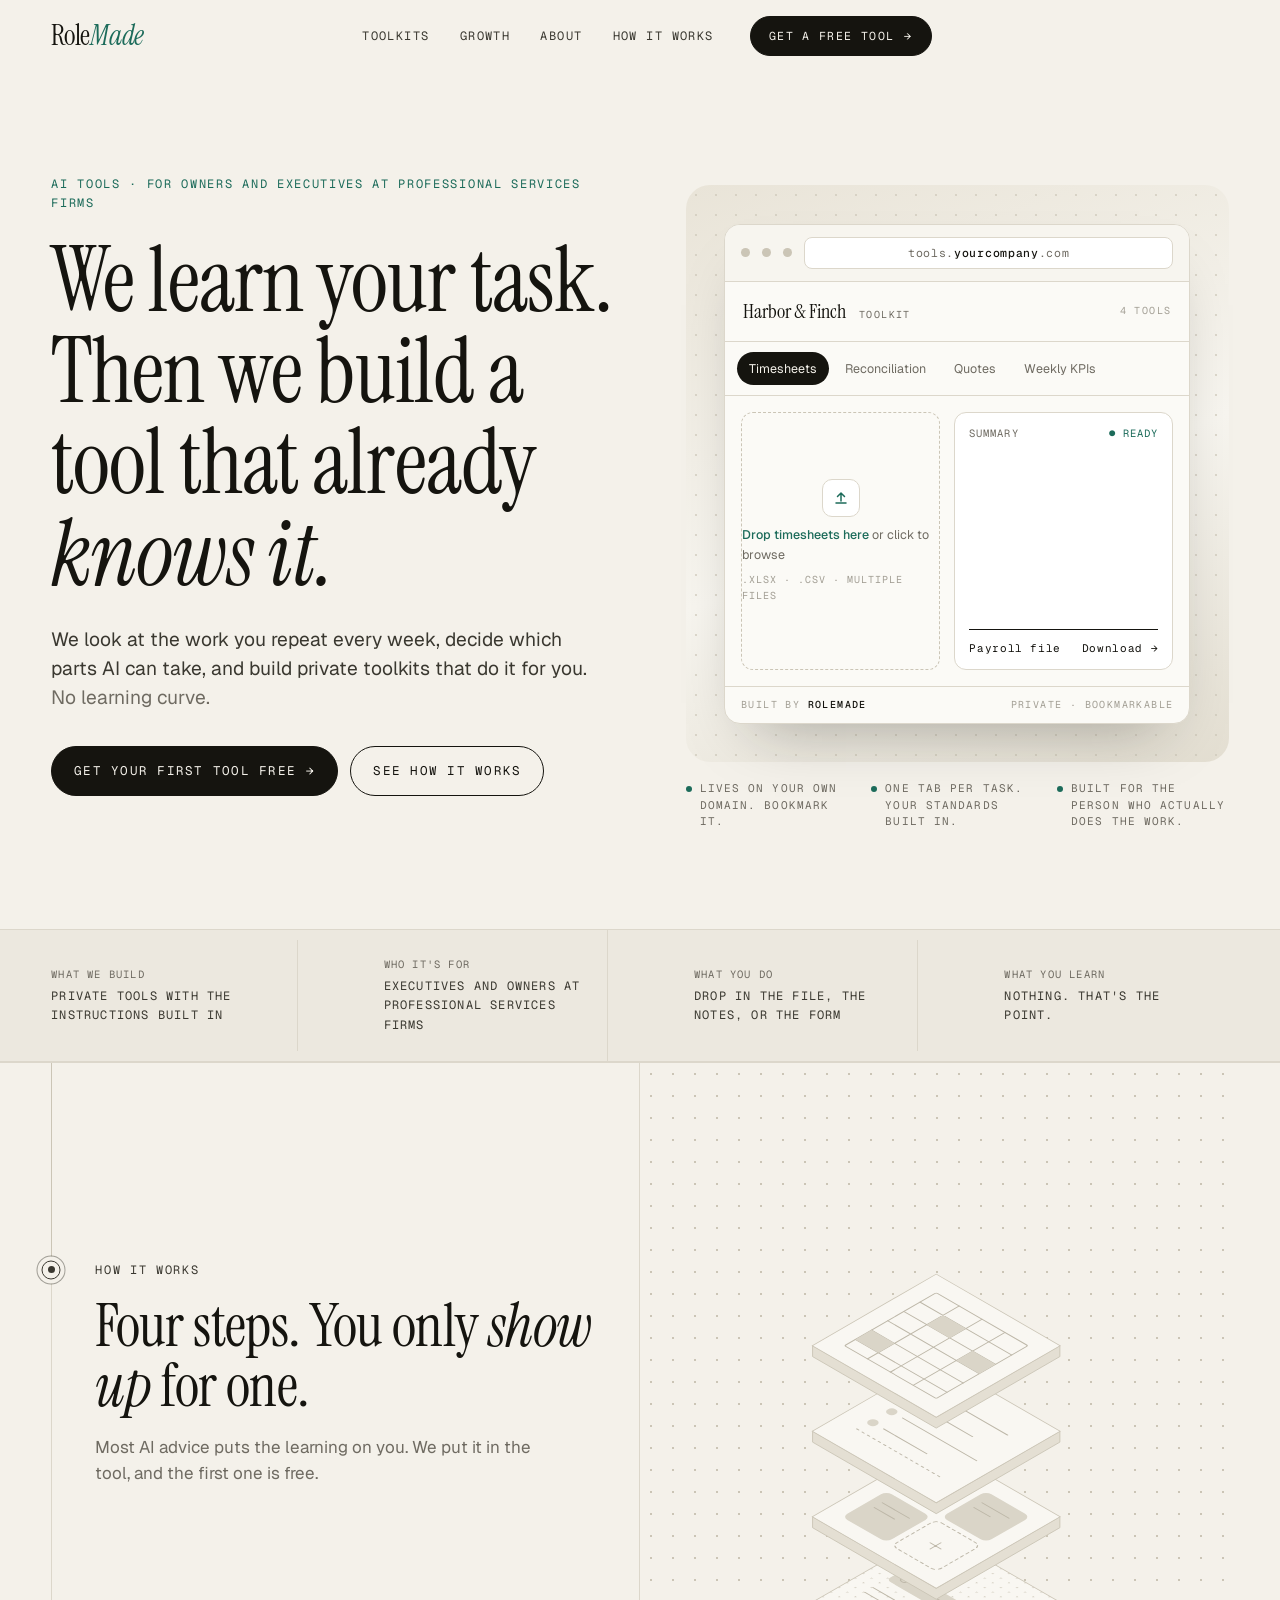
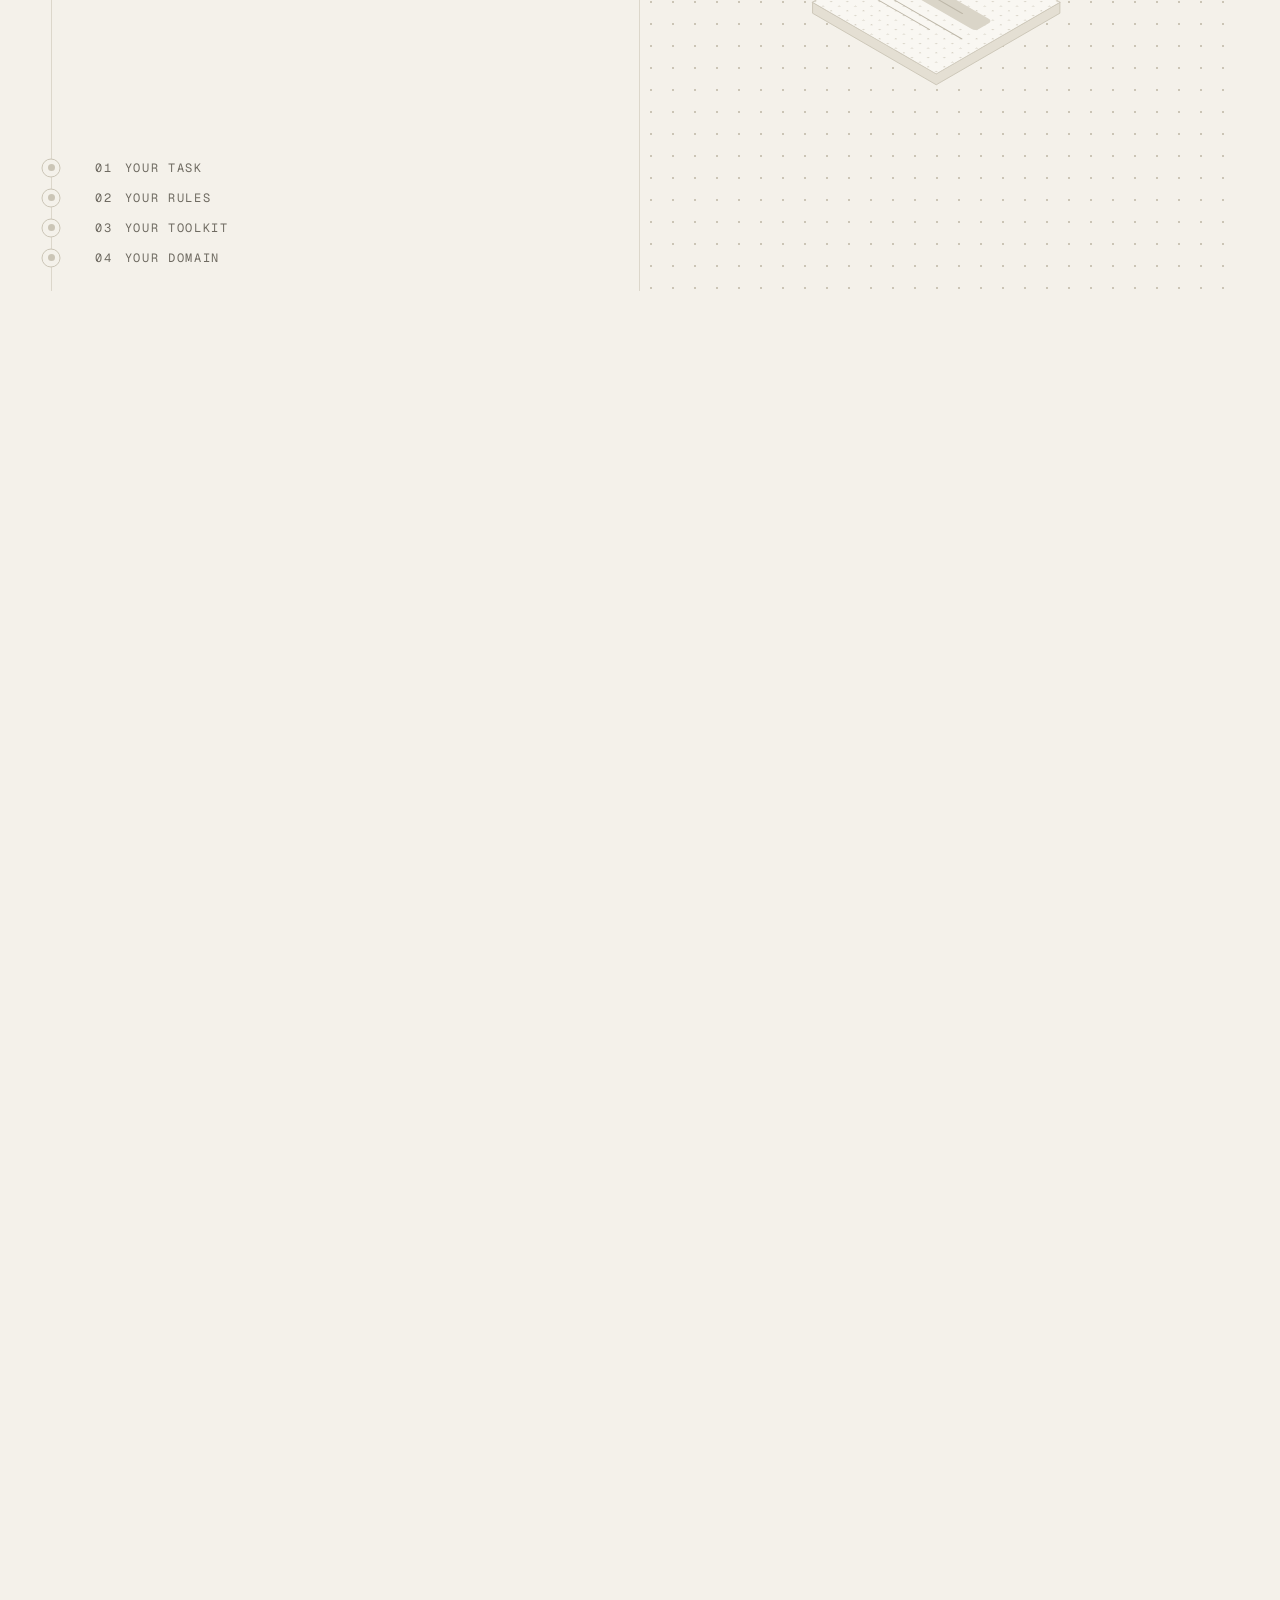
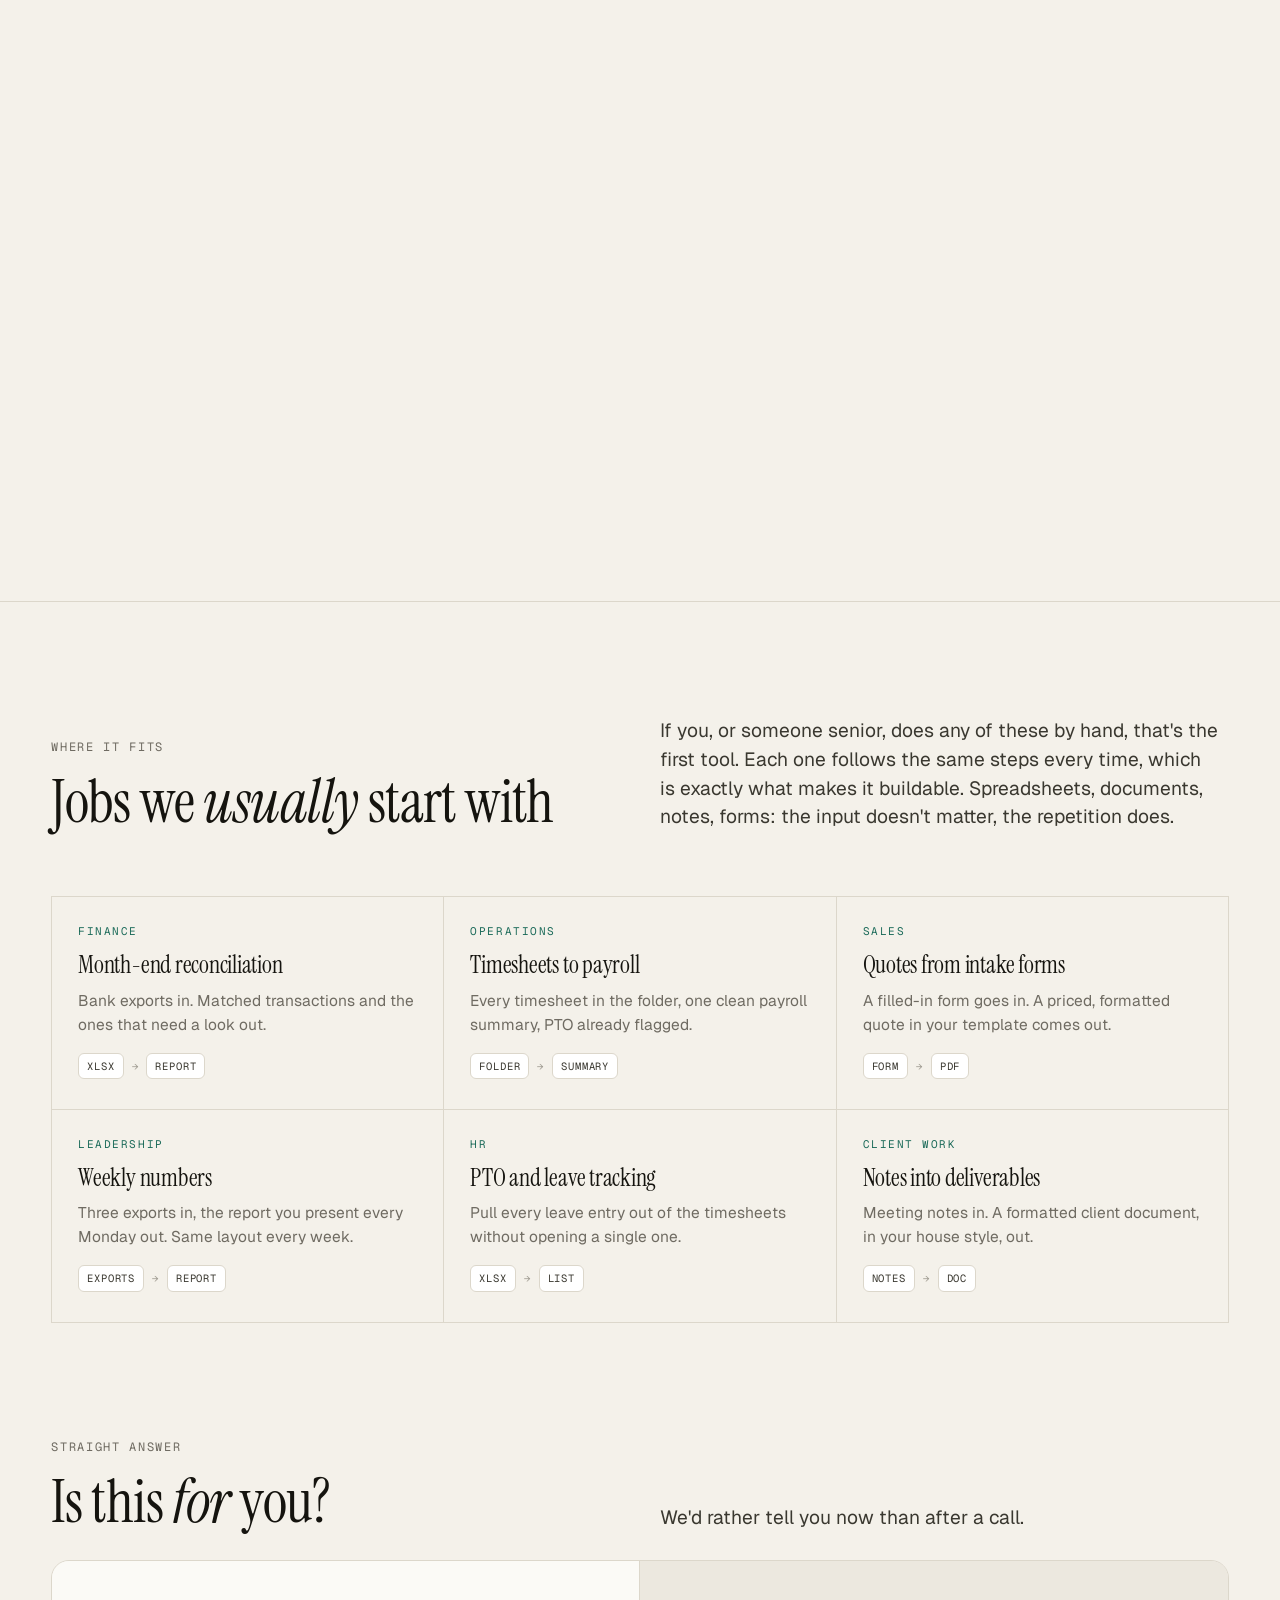
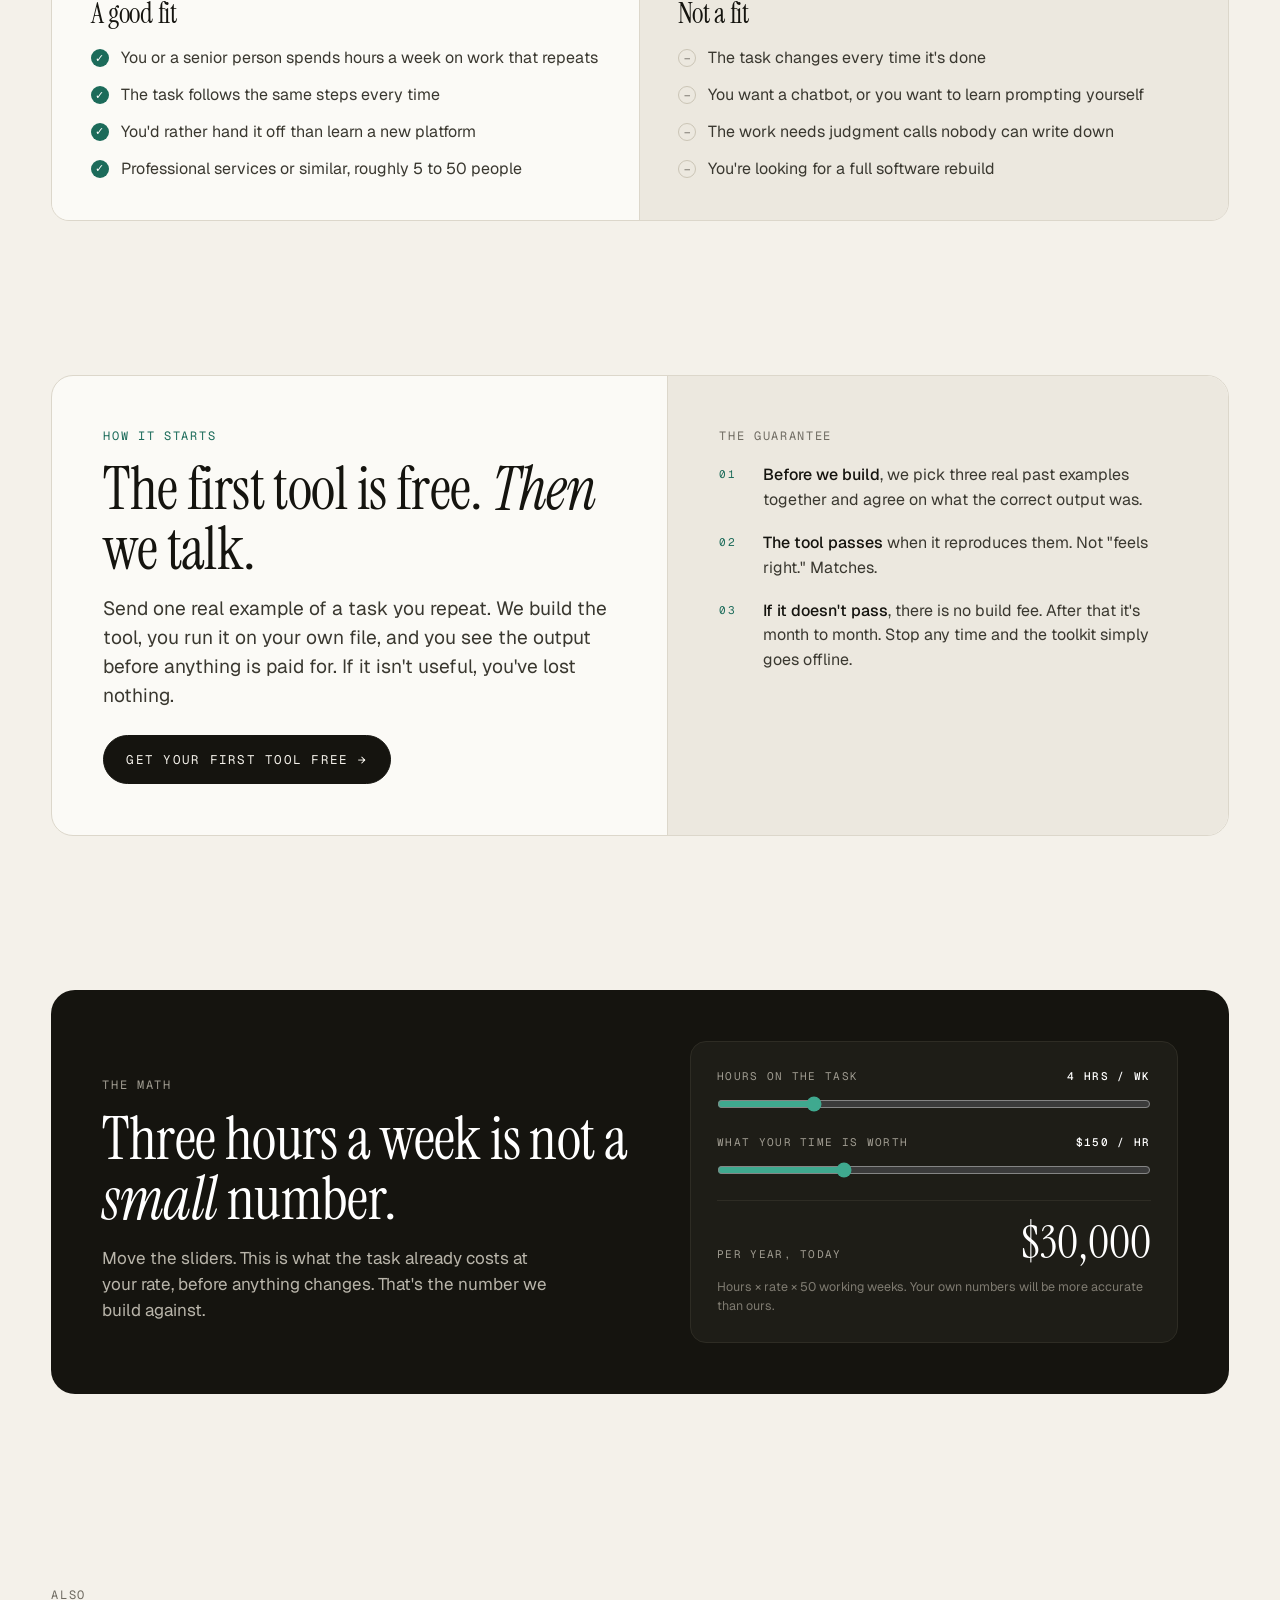
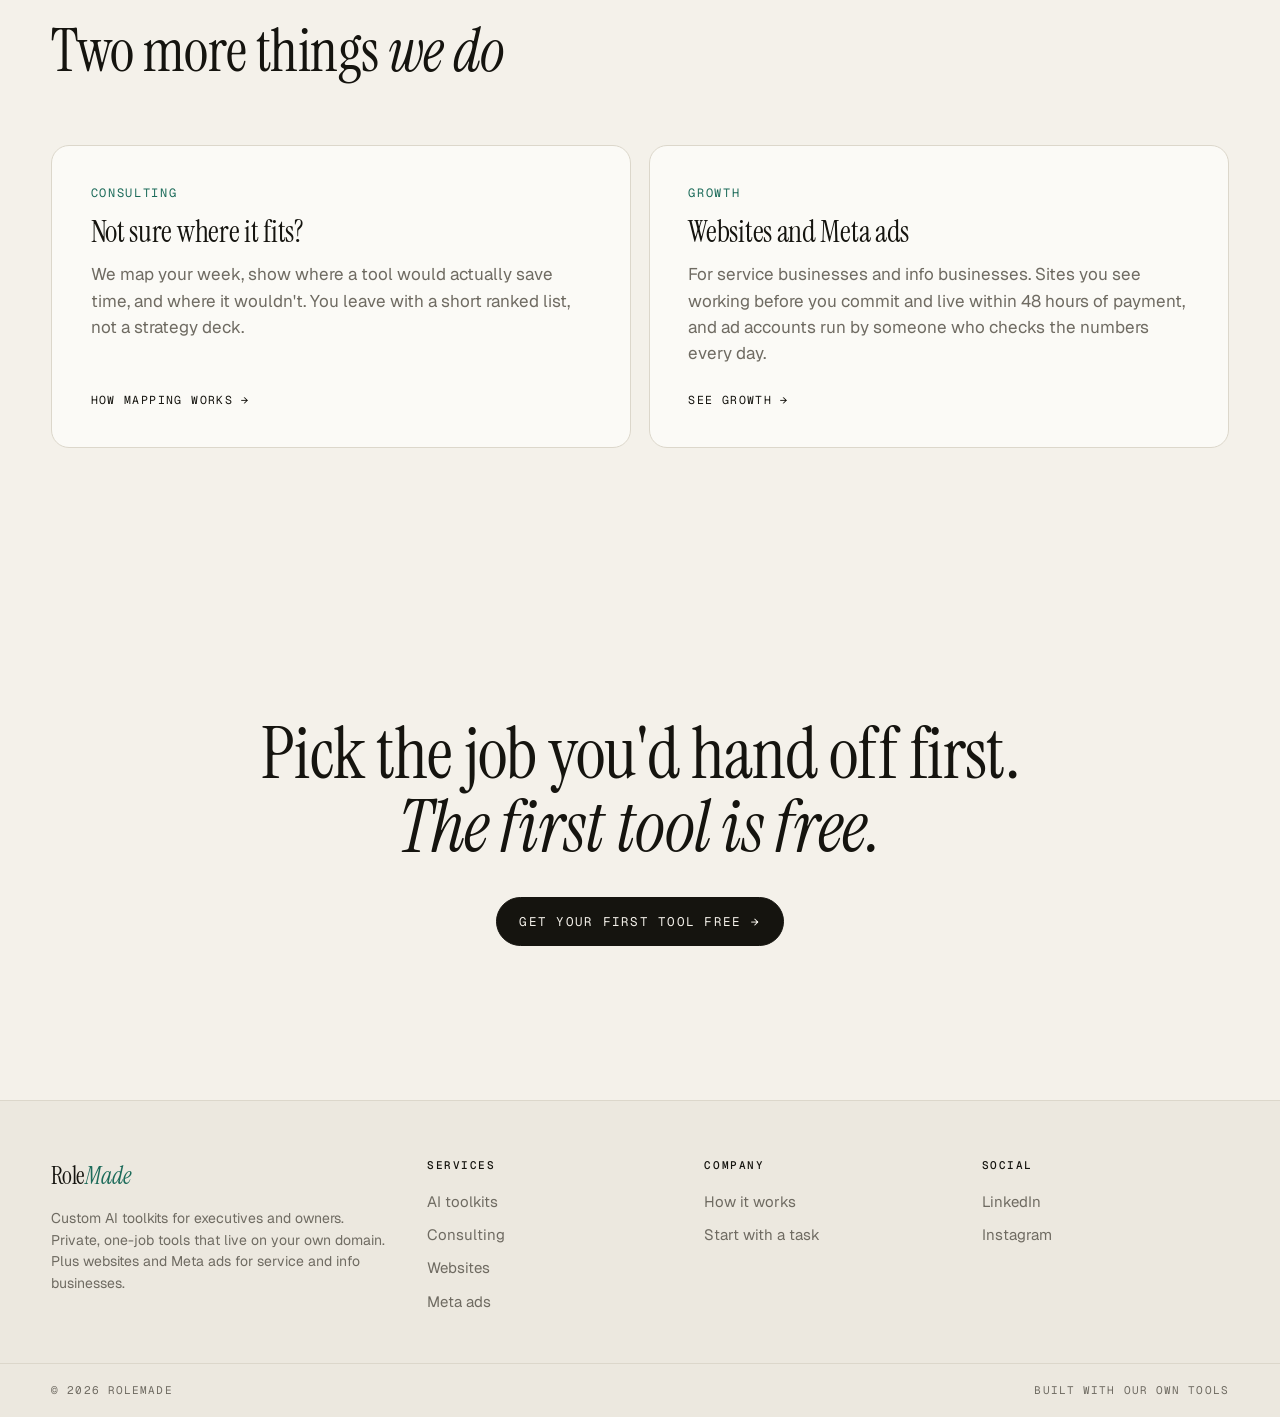
<file: index.html>
<!doctype html>
<html lang="en">
<head>
<meta charset="utf-8">
<meta name="viewport" content="width=device-width, initial-scale=1">
<title>RoleMade — Custom AI toolkits for executives</title>
<meta name="description" content="RoleMade builds private AI tools for owners and executives at professional services firms. The instructions live inside the tool. Same result every time. Nothing to learn.">
<link rel="preconnect" href="https://fonts.googleapis.com">
<link rel="preconnect" href="https://fonts.gstatic.com" crossorigin>
<link href="https://fonts.googleapis.com/css2?family=Geist:wght@400;500&family=Geist+Mono:wght@400;500&family=Instrument+Serif:ital@0;1&display=swap" rel="stylesheet">
<link rel="icon" href="assets/favicon.png">
<link rel="stylesheet" href="styles.css?v=5">
</head>
<body>

<header class="nav">
  <div class="wrap">
    <a class="brand" href="index.html">Role<span>Made</span></a>
    <nav class="links" id="links">
      <a href="toolkits.html">Toolkits</a>
      <a href="growth.html">Growth</a>
      <a href="about.html">About</a>
      <a href="index.html#how" class="how">How it works</a>
      <a class="btn" href="start.html"><span class="l">Get a free tool</span><span class="s">Free tool</span> <span class="arr">→</span></a>
    </nav>
    <div class="nav-r"><button class="burger" aria-controls="links" aria-expanded="false">Menu</button></div>
  </div>
</header>

<!-- HERO -->
<section class="hero">
  <div class="wrap">
    <div>
      <p class="eyebrow on rv">AI tools · for owners and executives at professional services firms</p>
      <h1 class="rv d1">We learn your task. Then we build a tool that already <em>knows it.</em></h1>
      <p class="lede rv d2">We look at the work you repeat every week, decide which parts AI can take, and build private toolkits that do it for you. <span class="dim">No learning curve.</span></p>
      <div class="cta rv d3">
        <a class="btn" href="start.html">Get your first tool free <span class="arr">→</span></a>
        <a class="btn ghost" href="#how">See how it works</a>
      </div>
      <p class="note rv d4"><i></i> For people who still do recurring work themselves</p>
    </div>

    <div class="rv d2">
      <div class="mock-wrap">
        <div class="mock" aria-label="Example of a RoleMade toolkit">
          <div class="bar"><span class="dot"></span><span class="dot"></span><span class="dot"></span><span class="url">tools.<b>yourcompany</b>.com</span></div>
          <div class="head"><span class="co">Harbor &amp; Finch <small>Toolkit</small></span><span class="by">4 tools</span></div>
          <div class="tabs">
            <span class="tab on">Timesheets</span>
            <span class="tab">Reconciliation</span>
            <span class="tab">Quotes</span>
            <span class="tab">Weekly KPIs</span>
          </div>
          <div class="body">
            <div class="drop">
              <span class="file"><i></i> sept-timesheets.xlsx</span>
              <span class="ic"><svg viewBox="0 0 16 16" fill="none" stroke="#1C6B5A" stroke-width="1.5" stroke-linecap="round"><path d="M8 11V3M4.5 6.5 8 3l3.5 3.5M3 13h10"/></svg></span>
              <span class="t"><b>Drop timesheets here</b> or click to browse</span>
              <span class="f">.xlsx · .csv · multiple files</span>
            </div>
            <div class="out">
              <div class="oh"><span>Summary</span><span class="ok">● Ready</span></div>
              <div class="row r1"><span>M. Alvarez</span><span>Ops</span><span>41.5</span></div>
              <div class="row r2"><span>J. Okafor</span><span>Field</span><span>38.0</span></div>
              <div class="row r3"><span>R. Chen</span><span>Admin</span><span>40.0</span></div>
              <div class="row r4"><span>D. Whitfield</span><span>Field</span><span>44.0</span></div>
              <div class="row r5"><span>PTO flagged</span><span>3 entries</span><span>✓</span></div>
              <div class="tot"><span>Payroll file</span><span>Download →</span></div>
            </div>
          </div>
          <div class="foot"><span>Built by <b>RoleMade</b></span><span>Private · Bookmarkable</span></div>
        </div>
      </div>
      <div class="callouts">
        <div><i></i>Lives on your own domain. Bookmark it.</div>
        <div><i></i>One tab per task. Your standards built in.</div>
        <div><i></i>Built for the person who actually does the work.</div>
      </div>
    </div>
  </div>

  <div class="strip">
    <div class="wrap">
      <div class="cell rv"><b>What we build</b>Private tools with the instructions built in</div>
      <div class="cell rv d1"><b>Who it's for</b>Executives and owners at professional services firms</div>
      <div class="cell rv d2"><b>What you do</b>Drop in the file, the notes, or the form</div>
      <div class="cell rv d3"><b>What you learn</b>Nothing. That's the point.</div>
    </div>
  </div>
</section>

<!-- JOURNEY (pinned, Griffin-style) -->
<section class="journey" id="how">
  <div class="j-track">
    <div class="j-pin">
      <div class="j-col">
        <span class="j-line"></span><span class="j-prog"></span><span class="j-ring" aria-hidden="true"></span>
        <div class="j-prev">
          <div class="jr" data-k="0" style="--c:var(--s1)"><i></i><span>01</span><span>Your task</span></div>
          <div class="jr" data-k="1" style="--c:var(--s2)"><i></i><span>02</span><span>Your rules</span></div>
          <div class="jr" data-k="2" style="--c:var(--s3)"><i></i><span>03</span><span>Your toolkit</span></div>
          <div class="jr" data-k="3" style="--c:var(--s4)"><i></i><span>04</span><span>Your domain</span></div>
        </div>
        <div class="j-center">
        <div class="j-state intro on" data-s="-1" style="--c:var(--ink-2)">
          <span class="k"></span>
          <p class="eyebrow">How it works</p>
          <h2>Four steps. You only <em>show up</em> for one.</h2>
          <p class="sub">Most AI advice puts the learning on you. We put it in the tool, and the first one is free.</p>
        </div>
        <div class="j-state" data-s="0" style="--c:var(--s1)">
          <span class="k"></span>
          <p class="n"><span>01</span><span class="t">Your task</span></p>
          <h3>Pick one job</h3>
          <p>Something you do the same way every week and would rather not. It usually lives in a spreadsheet, an inbox, or a folder of PDFs.</p>
          
        </div>
        <div class="j-state" data-s="1" style="--c:var(--s2)">
          <span class="k"></span>
          <p class="n"><span>02</span><span class="t">Your rules</span></p>
          <h3>We learn it once</h3>
          <p>One walkthrough. You show us how you do it, what good looks like, and what to watch for. We write those steps into the tool so you never have to explain them again.</p>
          
        </div>
        <div class="j-state" data-s="2" style="--c:var(--s3)">
          <span class="k"></span>
          <p class="n"><span>03</span><span class="t">Your toolkit</span></p>
          <h3>You get a tool</h3>
          <p>A clean page with your company's name on it. Drop in the file, the notes, or the form. The finished work comes out the way you would have done it. Add more tools as you find more jobs.</p>
          
        </div>
        <div class="j-state" data-s="3" style="--c:var(--s4)">
          <span class="k"></span>
          <p class="n"><span>04</span><span class="t">Your domain</span></p>
          <h3>It lives with you</h3>
          <p>Your toolkit sits on its own private address. Bookmark it, share it with the person who needs it, open it like any other page. Nothing to install.</p>
          <div class="j-cta"><a class="btn" href="start.html">Get your first tool free <span class="arr">→</span></a></div>
        </div>
        </div>
        <div class="j-next">
          <div class="jr" data-k="0" style="--c:var(--s1)"><i></i><span>01</span><span>Your task</span></div>
          <div class="jr" data-k="1" style="--c:var(--s2)"><i></i><span>02</span><span>Your rules</span></div>
          <div class="jr" data-k="2" style="--c:var(--s3)"><i></i><span>03</span><span>Your toolkit</span></div>
          <div class="jr" data-k="3" style="--c:var(--s4)"><i></i><span>04</span><span>Your domain</span></div>
        </div>
      </div>
      <div class="j-right dots">
        <svg class="stack" viewBox="-70 0 720 600" role="img" aria-label="Four layers: your task, your rules, your toolkit, your domain">
        <defs>
          <pattern id="dotp" width="12" height="12" patternUnits="userSpaceOnUse"><circle cx="1" cy="1" r="1" fill="#CBC5B6"/></pattern>
        </defs>

        <g class="plates">
        <!-- Plate 3: domain (bottom) -->
        <g class="plate" data-i="3">
          <path class="edge" d="M121 462 L280 554 L439 462 L439 476 L280 568 L121 476 Z"/>
          <g transform="matrix(0.866 0.5 -0.866 0.5 280 370)">
            <rect class="fill" x="0" y="0" width="184" height="184"/>
            <rect x="0" y="0" width="184" height="184" fill="url(#dotp)"/>
            <rect class="detf" x="26" y="74" width="132" height="26" rx="6"/>
            <circle class="det" cx="40" cy="87" r="4"/>
            <path class="det" d="M52 87h74"/>
            <path class="det" d="M26 120h132M26 132h96"/>
          </g>
        </g>

        <!-- Plate 2: toolkit -->
        <g class="plate" data-i="2">
          <path class="edge" d="M121 352 L280 444 L439 352 L439 366 L280 458 L121 366 Z"/>
          <g transform="matrix(0.866 0.5 -0.866 0.5 280 260)">
            <rect class="fill" x="0" y="0" width="184" height="184"/>
            <rect class="detf" x="22" y="22" width="66" height="66" rx="8"/>
            <rect class="detf" x="96" y="22" width="66" height="66" rx="8"/>
            <rect class="detf" x="22" y="96" width="66" height="66" rx="8"/>
            <rect class="det" x="96" y="96" width="66" height="66" rx="8" stroke-dasharray="4 4"/>
            <path class="det" d="M34 40h40M34 52h28M108 40h40M108 52h24M34 114h40M34 126h30"/>
            <path class="det" d="M129 122v16M121 130h16"/>
          </g>
        </g>

        <!-- Plate 1: rules -->
        <g class="plate" data-i="1">
          <path class="edge" d="M121 242 L280 334 L439 242 L439 256 L280 348 L121 256 Z"/>
          <g transform="matrix(0.866 0.5 -0.866 0.5 280 150)">
            <rect class="fill" x="0" y="0" width="184" height="184"/>
            <circle class="detf" cx="34" cy="44" r="6"/><path class="det" d="M50 44h100"/>
            <circle class="detf" cx="34" cy="72" r="6"/><path class="det" d="M50 72h76"/>
            <circle class="detf" cx="34" cy="100" r="6"/><path class="det" d="M50 100h110"/>
            <circle class="detf" cx="34" cy="128" r="6"/><path class="det" d="M50 128h64"/>
            <path class="det" d="M30 148h124" stroke-dasharray="3 5"/>
          </g>
        </g>

        <!-- Plate 0: task (top) -->
        <g class="plate" data-i="0">
          <path class="edge" d="M121 132 L280 224 L439 132 L439 146 L280 238 L121 146 Z"/>
          <g transform="matrix(0.866 0.5 -0.866 0.5 280 40)">
            <rect class="fill" x="0" y="0" width="184" height="184"/>
            <rect class="det" x="24" y="24" width="136" height="136" rx="2"/>
            <path class="det" d="M24 48h136M24 72h136M24 96h136M24 120h136M24 144h136M58 24v136M92 24v136M126 24v136"/>
            <rect class="detf" x="58" y="48" width="34" height="24"/>
            <rect class="detf" x="126" y="72" width="34" height="24"/>
            <rect class="detf" x="24" y="120" width="34" height="24"/>
          </g>
        </g>

        <!-- Labels: dot beside text, elbow line to the layer -->
        <g data-for="0" class="lbl"><text x="476" y="86">One repeated job</text></g>
        <circle data-for="0" class="ld" cx="464" cy="82" r="3"/>
        <path data-for="0" class="ll" d="M464 88 V106 L440 118"/>
        <g data-for="0" class="lbl"><text x="120" y="60" text-anchor="end">Spreadsheet in</text></g>
        <circle data-for="0" class="ld" cx="130" cy="56" r="3"/>
        <path data-for="0" class="ll" d="M130 62 V90 L150 110"/>
        <g data-for="1" class="lbl"><text x="476" y="196">Your steps, written in</text></g>
        <circle data-for="1" class="ld" cx="464" cy="192" r="3"/>
        <path data-for="1" class="ll" d="M464 198 V216 L440 228"/>
        <g data-for="1" class="lbl"><text x="120" y="170" text-anchor="end">Learned once</text></g>
        <circle data-for="1" class="ld" cx="130" cy="166" r="3"/>
        <path data-for="1" class="ll" d="M130 172 V200 L150 220"/>
        <g data-for="2" class="lbl"><text x="476" y="306">One tab per job</text></g>
        <circle data-for="2" class="ld" cx="464" cy="302" r="3"/>
        <path data-for="2" class="ll" d="M464 308 V326 L440 338"/>
        <g data-for="2" class="lbl"><text x="120" y="280" text-anchor="end">Drag in, get back</text></g>
        <circle data-for="2" class="ld" cx="130" cy="276" r="3"/>
        <path data-for="2" class="ll" d="M130 282 V310 L150 330"/>
        <g data-for="3" class="lbl"><text x="476" y="416">Your own address</text></g>
        <circle data-for="3" class="ld" cx="464" cy="412" r="3"/>
        <path data-for="3" class="ll" d="M464 418 V436 L440 448"/>
        <g data-for="3" class="lbl"><text x="120" y="390" text-anchor="end">Nothing to install</text></g>
        <circle data-for="3" class="ld" cx="130" cy="386" r="3"/>
        <path data-for="3" class="ll" d="M130 392 V420 L150 440"/>
        </g>
      </svg>
      </div>
    </div>
  </div>
</section>

<!-- JOBS -->
<section class="sec">
  <div class="wrap">
    <div class="sec-head">
      <div class="rv"><p class="eyebrow">Where it fits</p><h2>Jobs we <em>usually</em> start with</h2></div>
      <p class="lede rv d1">If you, or someone senior, does any of these by hand, that's the first tool. Each one follows the same steps every time, which is exactly what makes it buildable. Spreadsheets, documents, notes, forms: the input doesn't matter, the repetition does.</p>
    </div>
    <div class="jobs">
      <div class="job rv"><p class="r">Finance</p><h3>Month-end reconciliation</h3><p>Bank exports in. Matched transactions and the ones that need a look out.</p><div class="io"><span>XLSX</span><i>→</i><span>Report</span></div></div>
      <div class="job rv d1"><p class="r">Operations</p><h3>Timesheets to payroll</h3><p>Every timesheet in the folder, one clean payroll summary, PTO already flagged.</p><div class="io"><span>Folder</span><i>→</i><span>Summary</span></div></div>
      <div class="job rv d2"><p class="r">Sales</p><h3>Quotes from intake forms</h3><p>A filled-in form goes in. A priced, formatted quote in your template comes out.</p><div class="io"><span>Form</span><i>→</i><span>PDF</span></div></div>
      <div class="job rv"><p class="r">Leadership</p><h3>Weekly numbers</h3><p>Three exports in, the report you present every Monday out. Same layout every week.</p><div class="io"><span>Exports</span><i>→</i><span>Report</span></div></div>
      <div class="job rv d1"><p class="r">HR</p><h3>PTO and leave tracking</h3><p>Pull every leave entry out of the timesheets without opening a single one.</p><div class="io"><span>XLSX</span><i>→</i><span>List</span></div></div>
      <div class="job rv d2"><p class="r">Client work</p><h3>Notes into deliverables</h3><p>Meeting notes in. A formatted client document, in your house style, out.</p><div class="io"><span>Notes</span><i>→</i><span>Doc</span></div></div>
    </div>
  </div>
</section>

<!-- FIT -->
<section class="sec tight" style="padding-top:0">
  <div class="wrap">
    <div class="sec-head" style="margin-bottom:28px">
      <div class="rv"><p class="eyebrow">Straight answer</p><h2>Is this <em>for</em> you?</h2></div>
      <p class="lede rv d1">We'd rather tell you now than after a call.</p>
    </div>
    <div class="fit rv d1">
      <div class="yes">
        <h3>A good fit</h3>
        <ul>
          <li><i>✓</i>You or a senior person spends hours a week on work that repeats</li>
          <li><i>✓</i>The task follows the same steps every time</li>
          <li><i>✓</i>You'd rather hand it off than learn a new platform</li>
          <li><i>✓</i>Professional services or similar, roughly 5 to 50 people</li>
        </ul>
      </div>
      <div class="no">
        <h3>Not a fit</h3>
        <ul>
          <li><i>–</i>The task changes every time it's done</li>
          <li><i>–</i>You want a chatbot, or you want to learn prompting yourself</li>
          <li><i>–</i>The work needs judgment calls nobody can write down</li>
          <li><i>–</i>You're looking for a full software rebuild</li>
        </ul>
      </div>
    </div>
  </div>
</section>

<!-- PROOF FIRST -->
<section class="sec tight">
  <div class="wrap">
    <div class="proof rv">
      <div class="proof-a">
        <p class="eyebrow on">How it starts</p>
        <h2>The first tool is free. <em>Then</em> we talk.</h2>
        <p class="lede" style="margin-top:16px">Send one real example of a task you repeat. We build the tool, you run it on your own file, and you see the output before anything is paid for. If it isn't useful, you've lost nothing.</p>
        <div style="margin-top:24px"><a class="btn" href="start.html">Get your first tool free <span class="arr">→</span></a></div>
      </div>
      <div class="proof-b">
        <p class="eyebrow">The guarantee</p>
        <ol class="rule">
          <li><b>Before we build</b>, we pick three real past examples together and agree on what the correct output was.</li>
          <li><b>The tool passes</b> when it reproduces them. Not "feels right." Matches.</li>
          <li><b>If it doesn't pass</b>, there is no build fee. After that it's month to month. Stop any time and the toolkit simply goes offline.</li>
        </ol>
      </div>
    </div>
  </div>
</section>

<!-- MATH -->
<section class="sec tight">
  <div class="wrap">
    <div class="math rv">
      <div>
        <p class="eyebrow">The math</p>
        <h2>Three hours a week is not a <em>small</em> number.</h2>
        <p>Move the sliders. This is what the task already costs at your rate, before anything changes. That's the number we build against.</p>
      </div>
      <div class="calc">
        <label for="c-hrs"><span>Hours on the task</span><b id="c-hrs-v">4 hrs / wk</b></label>
        <input id="c-hrs" type="range" min="1" max="15" step="1" value="4">
        <label for="c-rate"><span>What your time is worth</span><b id="c-rate-v">$150 / hr</b></label>
        <input id="c-rate" type="range" min="50" max="400" step="10" value="150">
        <div class="res"><span class="k">Per year, today</span><span class="v" id="c-out">$30,000</span></div>
        <p class="fn">Hours × rate × 50 working weeks. Your own numbers will be more accurate than ours.</p>
      </div>
    </div>
  </div>
</section>

<!-- ALSO -->
<section class="sec">
  <div class="wrap">
    <div class="sec-head">
      <div class="rv"><p class="eyebrow">Also</p><h2>Two more things <em>we do</em></h2></div>
    </div>
    <div class="two">
      <a class="card rv" href="toolkits.html#map">
        <p class="eyebrow on">Consulting</p>
        <h3>Not sure where it fits?</h3>
        <p>We map your week, show where a tool would actually save time, and where it wouldn't. You leave with a short ranked list, not a strategy deck.</p>
        <span class="more">How mapping works <span class="arr">→</span></span>
      </a>
      <a class="card rv d1" href="growth.html">
        <p class="eyebrow on">Growth</p>
        <h3>Websites and Meta ads</h3>
        <p>For service businesses and info businesses. Sites you see working before you commit and live within 48 hours of payment, and ad accounts run by someone who checks the numbers every day.</p>
        <span class="more">See growth <span class="arr">→</span></span>
      </a>
    </div>
  </div>
</section>

<!-- CLOSE -->
<section class="close">
  <div class="wrap">
    <h2 class="rv">Pick the job you'd hand off first. <em>The first tool is free.</em></h2>
    <a class="btn rv d1" href="start.html">Get your first tool free <span class="arr">→</span></a>
  </div>
</section>

<footer>
  <div class="wrap">
    <div class="col">
      <a class="brand" href="index.html">Role<span>Made</span></a>
      <p class="about">Custom AI toolkits for executives and owners. Private, one-job tools that live on your own domain. Plus websites and Meta ads for service and info businesses.</p>
    </div>
    <div class="col"><h4>Services</h4><a href="toolkits.html">AI toolkits</a><a href="toolkits.html#map">Consulting</a><a href="growth.html">Websites</a><a href="growth.html#meta">Meta ads</a></div>
    <div class="col"><h4>Company</h4><a href="index.html#how" class="how">How it works</a><a href="start.html">Start with a task</a></div>
    <div class="col"><h4>Social</h4><a href="https://www.linkedin.com/in/rolemade/" target="_blank" rel="noopener">LinkedIn</a><a href="https://www.instagram.com/viarolemade" target="_blank" rel="noopener">Instagram</a></div>
  </div>
  <div class="base"><div class="wrap"><span>© 2026 RoleMade</span><span>Built with our own tools</span></div></div>
</footer>

<script src="site.js?v=5"></script>
</body>
</html>
</file>
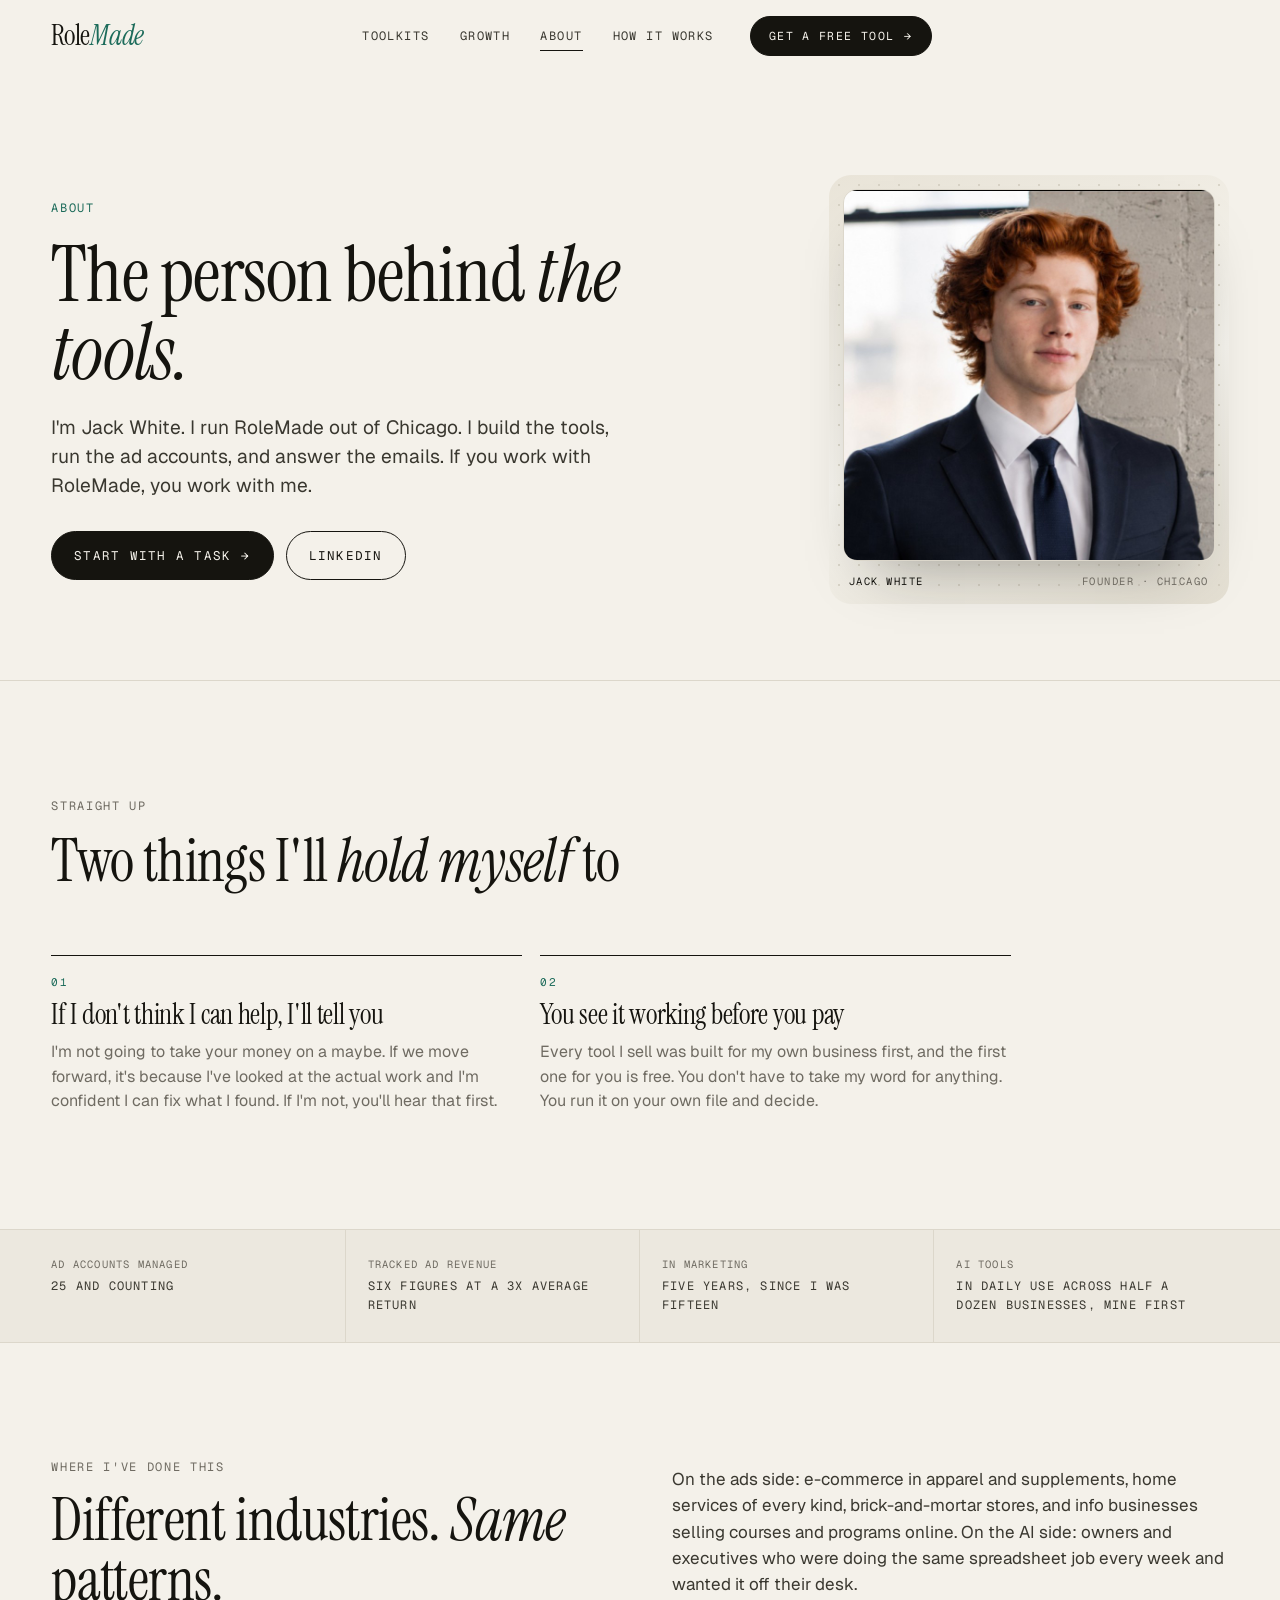
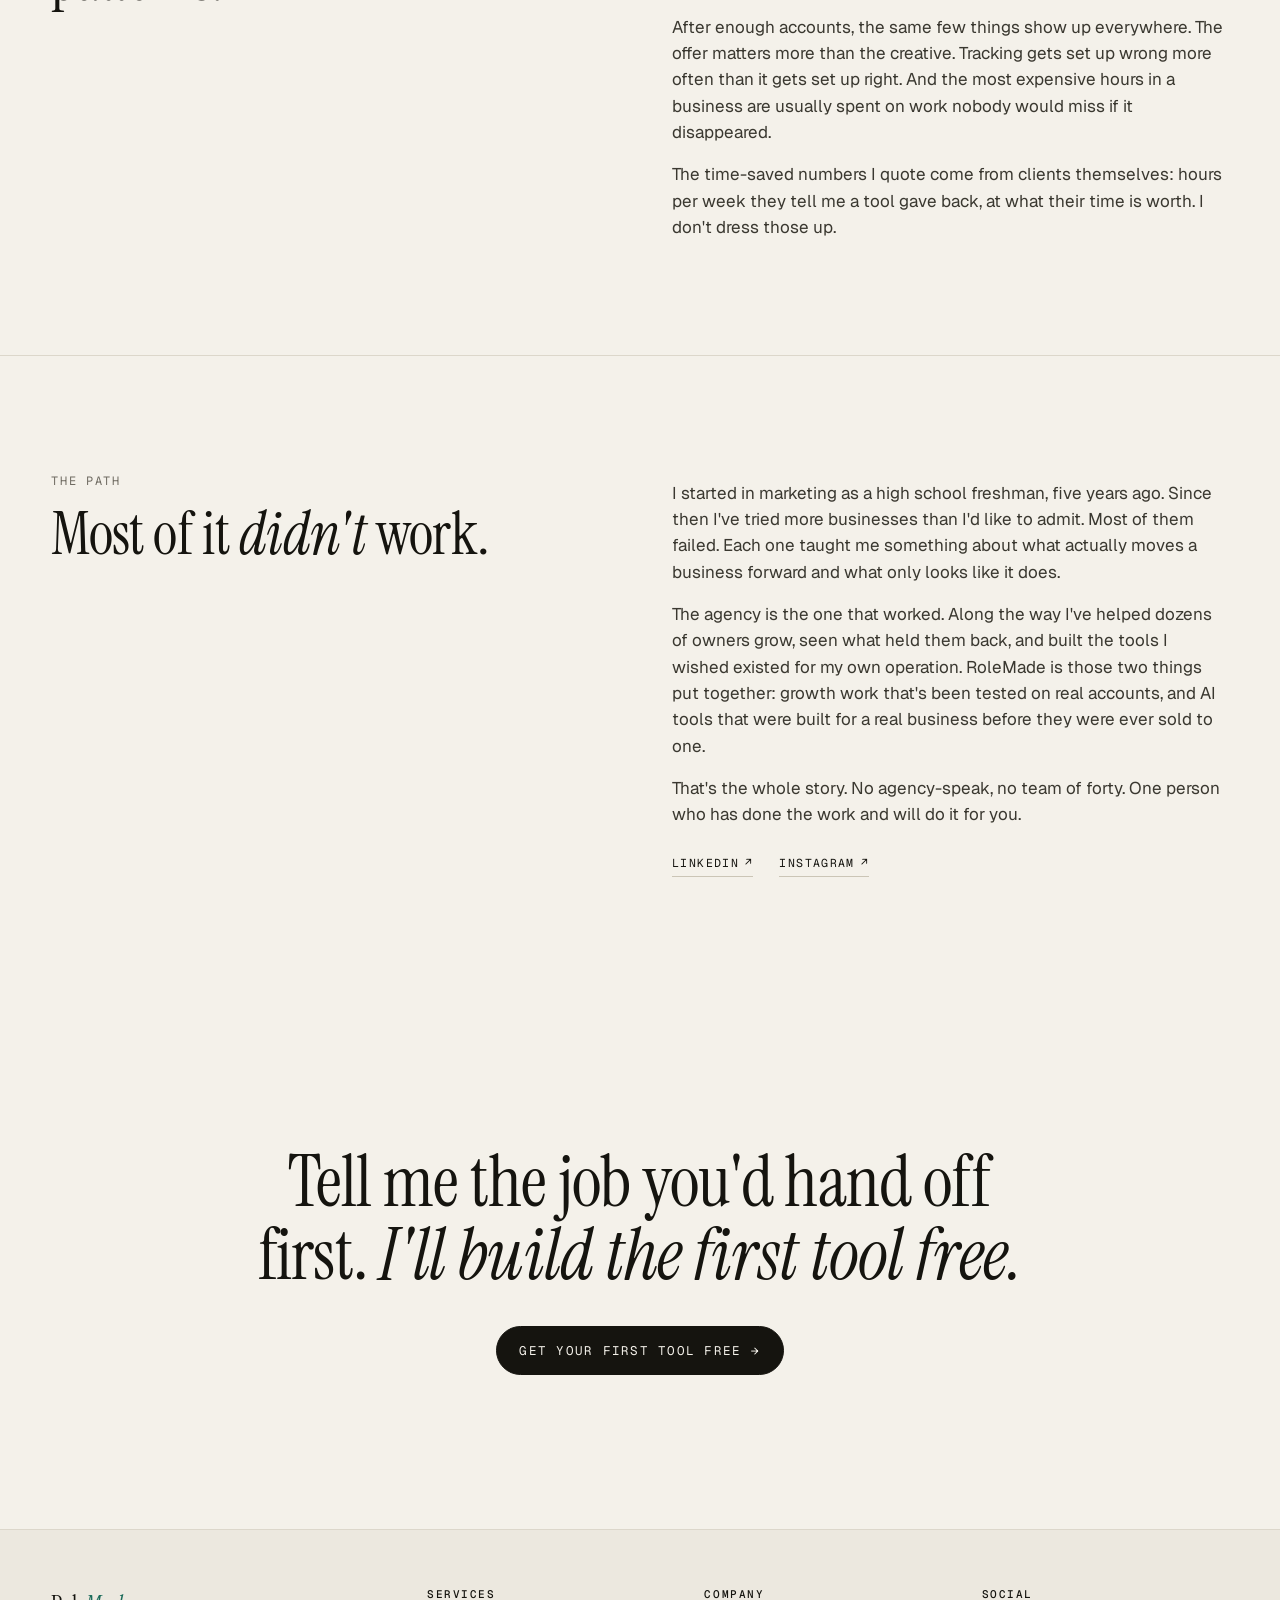
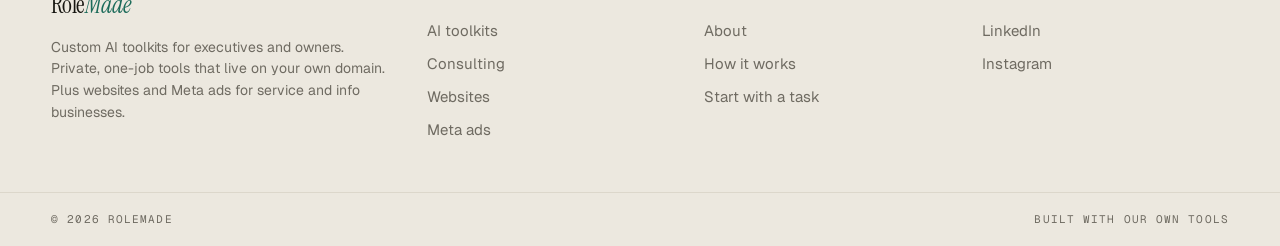
<file: about.html>
<!doctype html>
<html lang="en">
<head>
<meta charset="utf-8">
<meta name="viewport" content="width=device-width, initial-scale=1">
<title>About — RoleMade</title>
<meta name="description" content="Jack White runs RoleMade from just outside Chicago. Five years in marketing, 25+ ad accounts, and AI tools built for his own business first.">
<link rel="preconnect" href="https://fonts.googleapis.com">
<link rel="preconnect" href="https://fonts.gstatic.com" crossorigin>
<link href="https://fonts.googleapis.com/css2?family=Geist:wght@400;500&family=Geist+Mono:wght@400;500&family=Instrument+Serif:ital@0;1&display=swap" rel="stylesheet">
<link rel="icon" href="assets/favicon.png">
<link rel="stylesheet" href="styles.css?v=6">
</head>
<body>

<header class="nav">
  <div class="wrap">
    <a class="brand" href="index.html">Role<span>Made</span></a>
    <nav class="links" id="links">
      <a href="toolkits.html">Toolkits</a>
      <a href="growth.html">Growth</a>
      <a href="about.html" class="active">About</a>
      <a href="index.html#how" class="how">How it works</a>
      <a class="btn" href="start.html"><span class="l">Get a free tool</span><span class="s">Free tool</span> <span class="arr">→</span></a>
    </nav>
    <div class="nav-r"><button class="burger" aria-controls="links" aria-expanded="false">Menu</button></div>
  </div>
</header>

<!-- ABOUT HERO -->
<section class="phero about-hero">
  <div class="wrap">
    <div class="about-grid">
      <div>
        <p class="eyebrow on rv">About</p>
        <h1 class="rv d1">The person behind <em>the tools.</em></h1>
        <p class="lede rv d2">I'm Jack White. I run RoleMade out of Chicago. I build the tools, run the ad accounts, and answer the emails. If you work with RoleMade, you work with me.</p>
        <div class="cta rv d3">
          <a class="btn" href="start.html">Start with a task <span class="arr">→</span></a>
          <a class="btn ghost" href="https://www.linkedin.com/in/rolemade/" target="_blank" rel="noopener">LinkedIn</a>
        </div>
      </div>
      <figure class="portrait rv d2">
        <img src="assets/jack-white.jpg?v=3" alt="Jack White, founder of RoleMade" width="1000" height="1000">
        <figcaption><span>Jack White</span><span>Founder · Chicago</span></figcaption>
      </figure>
    </div>
  </div>
</section>

<!-- TWO THINGS -->
<section class="sec">
  <div class="wrap">
    <div class="sec-head">
      <div class="rv"><p class="eyebrow">Straight up</p><h2>Two things I'll <em>hold myself</em> to</h2></div>
    </div>
    <div class="plist two">
      <div class="pstep rv"><p class="n">01</p><h3>If I don't think I can help, I'll tell you</h3><p>I'm not going to take your money on a maybe. If we move forward, it's because I've looked at the actual work and I'm confident I can fix what I found. If I'm not, you'll hear that first.</p></div>
      <div class="pstep rv d1"><p class="n">02</p><h3>You see it working before you pay</h3><p>Every tool I sell was built for my own business first, and the first one for you is free. You don't have to take my word for anything. You run it on your own file and decide.</p></div>
    </div>
  </div>
</section>

<!-- NUMBERS -->
<section class="strip about-strip">
  <div class="wrap">
    <div class="cell rv"><b>Ad accounts managed</b>25 and counting</div>
    <div class="cell rv d1"><b>Tracked ad revenue</b>Six figures at a 3x average return</div>
    <div class="cell rv d2"><b>In marketing</b>Five years, since I was fifteen</div>
    <div class="cell rv d3"><b>AI tools</b>In daily use across half a dozen businesses, mine first</div>
  </div>
</section>

<!-- WHERE -->
<section class="sec">
  <div class="wrap">
    <div class="split">
      <div class="rv">
        <p class="eyebrow">Where I've done this</p>
        <h2>Different industries. <em>Same</em> patterns.</h2>
      </div>
      <div class="body rv d1">
        <p>On the ads side: e-commerce in apparel and supplements, home services of every kind, brick-and-mortar stores, and info businesses selling courses and programs online. On the AI side: owners and executives who were doing the same spreadsheet job every week and wanted it off their desk.</p>
        <p>After enough accounts, the same few things show up everywhere. The offer matters more than the creative. Tracking gets set up wrong more often than it gets set up right. And the most expensive hours in a business are usually spent on work nobody would miss if it disappeared.</p>
        <p>The time-saved numbers I quote come from clients themselves: hours per week they tell me a tool gave back, at what their time is worth. I don't dress those up.</p>
      </div>
    </div>
  </div>
</section>

<hr class="hair">

<!-- PATH -->
<section class="sec">
  <div class="wrap">
    <div class="split">
      <div class="rv">
        <p class="eyebrow">The path</p>
        <h2>Most of it <em>didn't</em> work.</h2>
      </div>
      <div class="body rv d1">
        <p>I started in marketing as a high school freshman, five years ago. Since then I've tried more businesses than I'd like to admit. Most of them failed. Each one taught me something about what actually moves a business forward and what only looks like it does.</p>
        <p>The agency is the one that worked. Along the way I've helped dozens of owners grow, seen what held them back, and built the tools I wished existed for my own operation. RoleMade is those two things put together: growth work that's been tested on real accounts, and AI tools that were built for a real business before they were ever sold to one.</p>
        <p>That's the whole story. No agency-speak, no team of forty. One person who has done the work and will do it for you.</p>
        <div class="socials">
          <a href="https://www.linkedin.com/in/rolemade/" target="_blank" rel="noopener">LinkedIn <span class="arr">↗</span></a>
          <a href="https://www.instagram.com/viarolemade" target="_blank" rel="noopener">Instagram <span class="arr">↗</span></a>
        </div>
      </div>
    </div>
  </div>
</section>

<section class="close">
  <div class="wrap">
    <h2 class="rv">Tell me the job you'd hand off first. <em>I'll build the first tool free.</em></h2>
    <a class="btn rv d1" href="start.html">Get your first tool free <span class="arr">→</span></a>
  </div>
</section>

<footer>
  <div class="wrap">
    <div class="col">
      <a class="brand" href="index.html">Role<span>Made</span></a>
      <p class="about">Custom AI toolkits for executives and owners. Private, one-job tools that live on your own domain. Plus websites and Meta ads for service and info businesses.</p>
    </div>
    <div class="col"><h4>Services</h4><a href="toolkits.html">AI toolkits</a><a href="toolkits.html#map">Consulting</a><a href="growth.html">Websites</a><a href="growth.html#meta">Meta ads</a></div>
    <div class="col"><h4>Company</h4><a href="about.html">About</a><a href="index.html#how">How it works</a><a href="start.html">Start with a task</a></div>
    <div class="col"><h4>Social</h4><a href="https://www.linkedin.com/in/rolemade/" target="_blank" rel="noopener">LinkedIn</a><a href="https://www.instagram.com/viarolemade" target="_blank" rel="noopener">Instagram</a></div>
  </div>
  <div class="base"><div class="wrap"><span>© 2026 RoleMade</span><span>Built with our own tools</span></div></div>
</footer>

<script src="site.js?v=6"></script>
</body>
</html>
</file>
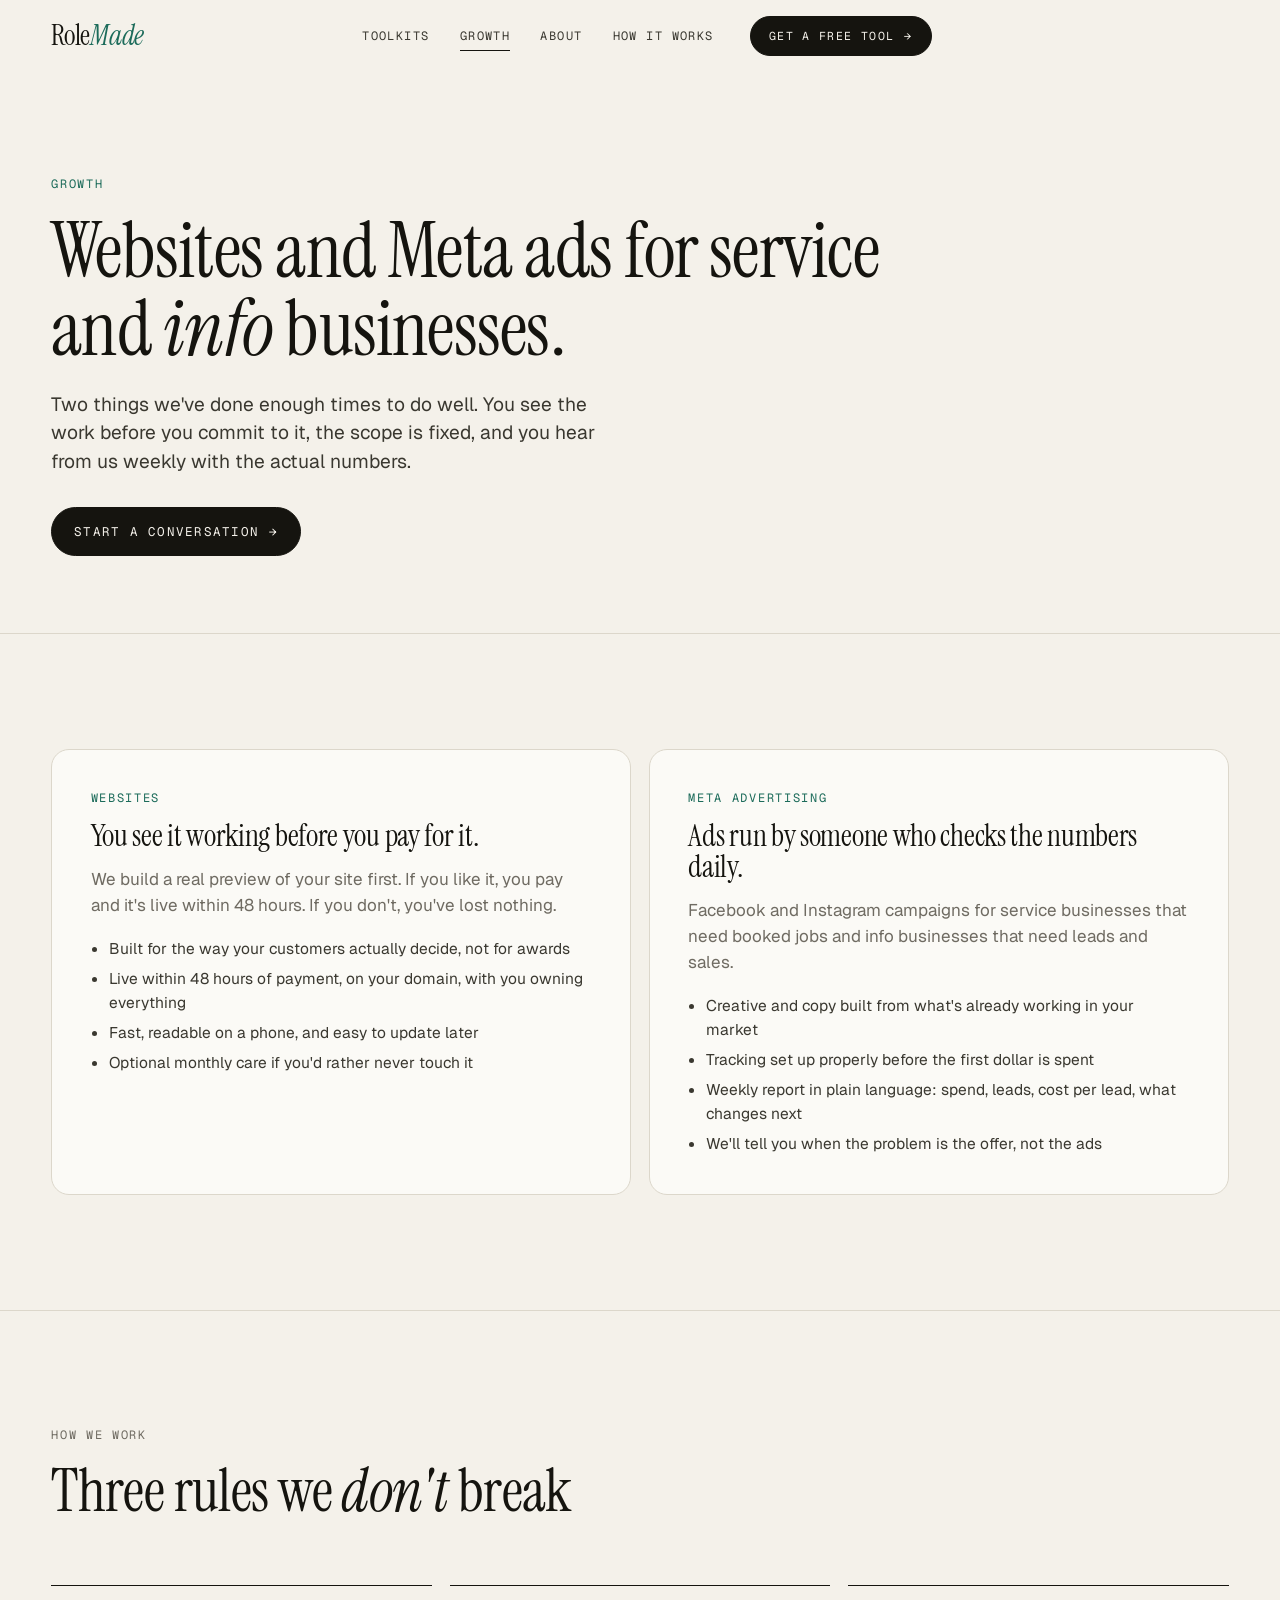
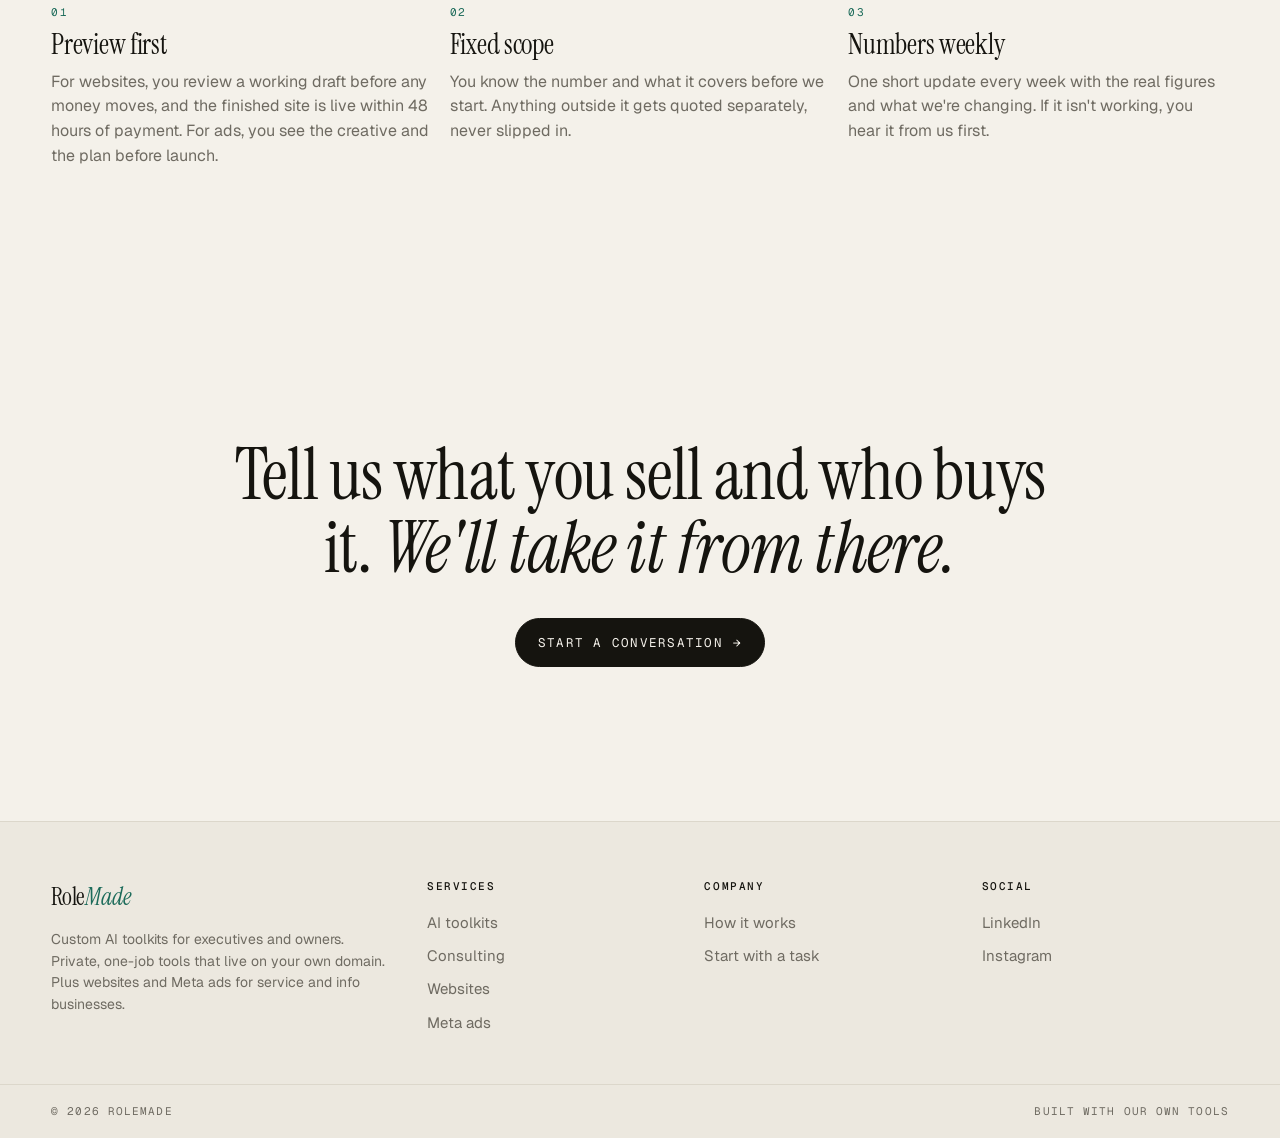
<file: growth.html>
<!doctype html>
<html lang="en">
<head>
<meta charset="utf-8">
<meta name="viewport" content="width=device-width, initial-scale=1">
<title>Growth — RoleMade</title>
<meta name="description" content="Websites and Meta advertising for service businesses and info businesses. Preview first, fixed scope, numbers weekly.">
<link rel="preconnect" href="https://fonts.googleapis.com">
<link rel="preconnect" href="https://fonts.gstatic.com" crossorigin>
<link href="https://fonts.googleapis.com/css2?family=Geist:wght@400;500&family=Geist+Mono:wght@400;500&family=Instrument+Serif:ital@0;1&display=swap" rel="stylesheet">
<link rel="icon" href="assets/favicon.png">
<link rel="stylesheet" href="styles.css?v=6">
</head>
<body>

<header class="nav">
  <div class="wrap">
    <a class="brand" href="index.html">Role<span>Made</span></a>
    <nav class="links" id="links">
      <a href="toolkits.html">Toolkits</a>
      <a href="growth.html" class="active">Growth</a>
      <a href="about.html">About</a>
      <a href="index.html#how" class="how">How it works</a>
      <a class="btn" href="start.html"><span class="l">Get a free tool</span><span class="s">Free tool</span> <span class="arr">→</span></a>
    </nav>
    <div class="nav-r"><button class="burger" aria-controls="links" aria-expanded="false">Menu</button></div>
  </div>
</header>

<section class="phero">
  <div class="wrap">
    <p class="eyebrow on rv">Growth</p>
    <h1 class="rv d1">Websites and Meta ads for service and <em>info</em> businesses.</h1>
    <p class="lede rv d2">Two things we've done enough times to do well. You see the work before you commit to it, the scope is fixed, and you hear from us weekly with the actual numbers.</p>
    <div class="cta rv d3"><a class="btn" href="start.html">Start a conversation <span class="arr">→</span></a></div>
  </div>
</section>

<section class="sec">
  <div class="wrap">
    <div class="two">
      <div class="card rv" id="websites">
        <p class="eyebrow on">Websites</p>
        <h3>You see it working before you pay for it.</h3>
        <p>We build a real preview of your site first. If you like it, you pay and it's live within 48 hours. If you don't, you've lost nothing.</p>
        <ul>
          <li>Built for the way your customers actually decide, not for awards</li>
          <li>Live within 48 hours of payment, on your domain, with you owning everything</li>
          <li>Fast, readable on a phone, and easy to update later</li>
          <li>Optional monthly care if you'd rather never touch it</li>
        </ul>
      </div>
      <div class="card rv d1" id="meta">
        <p class="eyebrow on">Meta advertising</p>
        <h3>Ads run by someone who checks the numbers daily.</h3>
        <p>Facebook and Instagram campaigns for service businesses that need booked jobs and info businesses that need leads and sales.</p>
        <ul>
          <li>Creative and copy built from what's already working in your market</li>
          <li>Tracking set up properly before the first dollar is spent</li>
          <li>Weekly report in plain language: spend, leads, cost per lead, what changes next</li>
          <li>We'll tell you when the problem is the offer, not the ads</li>
        </ul>
      </div>
    </div>
  </div>
</section>

<hr class="hair">

<section class="sec">
  <div class="wrap">
    <div class="sec-head">
      <div class="rv"><p class="eyebrow">How we work</p><h2>Three rules we <em>don't</em> break</h2></div>
    </div>
    <div class="plist">
      <div class="pstep rv"><p class="n">01</p><h3>Preview first</h3><p>For websites, you review a working draft before any money moves, and the finished site is live within 48 hours of payment. For ads, you see the creative and the plan before launch.</p></div>
      <div class="pstep rv d1"><p class="n">02</p><h3>Fixed scope</h3><p>You know the number and what it covers before we start. Anything outside it gets quoted separately, never slipped in.</p></div>
      <div class="pstep rv d2"><p class="n">03</p><h3>Numbers weekly</h3><p>One short update every week with the real figures and what we're changing. If it isn't working, you hear it from us first.</p></div>
    </div>
  </div>
</section>

<section class="close">
  <div class="wrap">
    <h2 class="rv">Tell us what you sell and who buys it. <em>We'll take it from there.</em></h2>
    <a class="btn rv d1" href="start.html">Start a conversation <span class="arr">→</span></a>
  </div>
</section>

<footer>
  <div class="wrap">
    <div class="col">
      <a class="brand" href="index.html">Role<span>Made</span></a>
      <p class="about">Custom AI toolkits for executives and owners. Private, one-job tools that live on your own domain. Plus websites and Meta ads for service and info businesses.</p>
    </div>
    <div class="col"><h4>Services</h4><a href="toolkits.html">AI toolkits</a><a href="toolkits.html#map">Consulting</a><a href="growth.html">Websites</a><a href="growth.html#meta">Meta ads</a></div>
    <div class="col"><h4>Company</h4><a href="index.html#how" class="how">How it works</a><a href="start.html">Start with a task</a></div>
    <div class="col"><h4>Social</h4><a href="https://www.linkedin.com/in/rolemade/" target="_blank" rel="noopener">LinkedIn</a><a href="https://www.instagram.com/viarolemade" target="_blank" rel="noopener">Instagram</a></div>
  </div>
  <div class="base"><div class="wrap"><span>© 2026 RoleMade</span><span>Built with our own tools</span></div></div>
</footer>

<script src="site.js?v=6"></script>
</body>
</html>
</file>
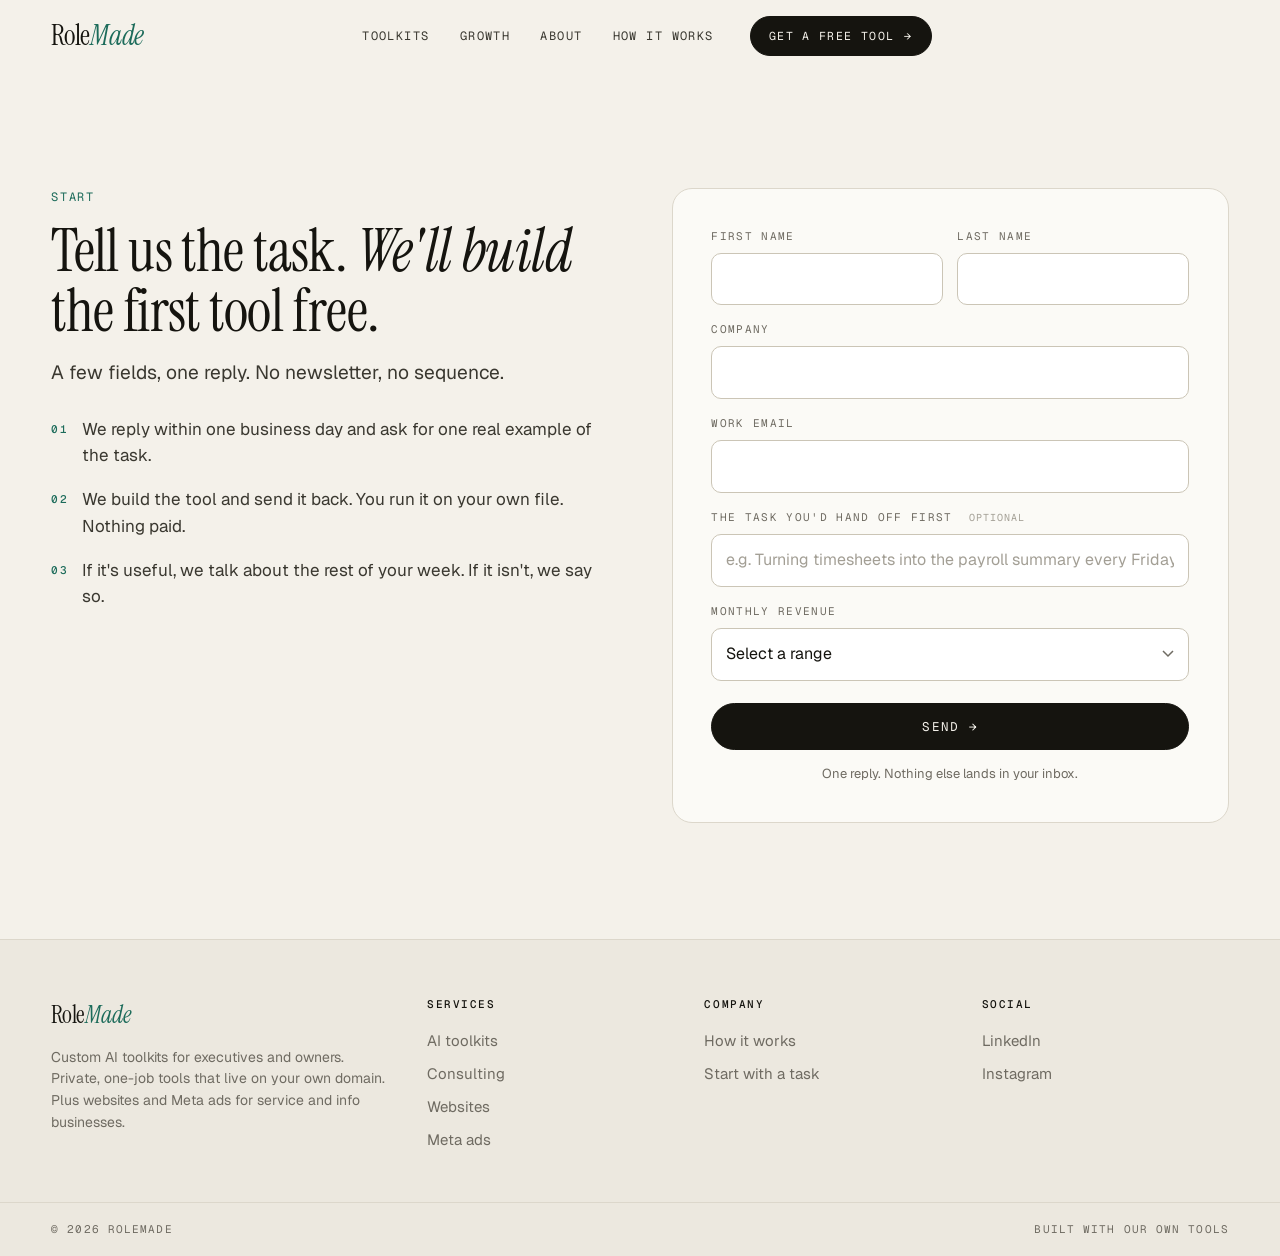
<file: start.html>
<!doctype html>
<html lang="en">
<head>
<meta charset="utf-8">
<meta name="viewport" content="width=device-width, initial-scale=1">
<title>Start — RoleMade</title>
<meta name="description" content="Tell RoleMade the task you'd hand off first. We build the first tool free and reply within a business day.">
<link rel="preconnect" href="https://fonts.googleapis.com">
<link rel="preconnect" href="https://fonts.gstatic.com" crossorigin>
<link href="https://fonts.googleapis.com/css2?family=Geist:wght@400;500&family=Geist+Mono:wght@400;500&family=Instrument+Serif:ital@0;1&display=swap" rel="stylesheet">
<link rel="icon" href="assets/favicon.png">
<link rel="stylesheet" href="styles.css?v=5">
</head>
<body>

<header class="nav">
  <div class="wrap">
    <a class="brand" href="index.html">Role<span>Made</span></a>
    <nav class="links" id="links">
      <a href="toolkits.html">Toolkits</a>
      <a href="growth.html">Growth</a>
      <a href="about.html">About</a>
      <a href="index.html#how" class="how">How it works</a>
      <a class="btn" href="start.html"><span class="l">Get a free tool</span><span class="s">Free tool</span> <span class="arr">→</span></a>
    </nav>
    <div class="nav-r"><button class="burger" aria-controls="links" aria-expanded="false">Menu</button></div>
  </div>
</header>

<section class="sec">
  <div class="wrap">
    <div class="formwrap">
      <div class="side">
        <p class="eyebrow on rv">Start</p>
        <h2 class="rv d1">Tell us the task. <em>We'll build</em> the first tool free.</h2>
        <p class="lede rv d2" style="margin-top:18px">A few fields, one reply. No newsletter, no sequence.</p>
        <div class="list rv d3">
          <div><b>01</b><span>We reply within one business day and ask for one real example of the task.</span></div>
          <div><b>02</b><span>We build the tool and send it back. You run it on your own file. Nothing paid.</span></div>
          <div><b>03</b><span>If it's useful, we talk about the rest of your week. If it isn't, we say so.</span></div>
        </div>
      </div>

      <!-- Lead form. Placeholder for the future quiz + custom resource flow: keep the same fields, add steps after submit. -->
      <div class="form rv d2">
        <form id="lead-form" novalidate>
          <div class="g2">
            <div class="f"><label for="fn">First name</label><input id="fn" name="first_name" type="text" autocomplete="given-name" required></div>
            <div class="f"><label for="ln">Last name</label><input id="ln" name="last_name" type="text" autocomplete="family-name" required></div>
          </div>
          <div class="f"><label for="co">Company</label><input id="co" name="company" type="text" autocomplete="organization" required></div>
          <div class="f"><label for="em">Work email</label><input id="em" name="email" type="email" autocomplete="email" required></div>
          <div class="f"><label for="job">The task you'd hand off first <span class="opt">optional</span></label><input id="job" name="task" type="text" placeholder="e.g. Turning timesheets into the payroll summary every Friday"></div>
          <div class="f">
            <label for="rev">Monthly revenue</label>
            <select id="rev" name="monthly_revenue" required>
              <option value="" selected disabled>Select a range</option>
              <option value="0-10k">$0 – $10k / month</option>
              <option value="10-25k">$10k – $25k / month</option>
              <option value="25-75k">$25k – $75k / month</option>
              <option value="75-100k">$75k – $100k / month</option>
              <option value="100k+">$100k+ / month</option>
            </select>
          </div>
          <button class="btn" type="submit">Send <span class="arr">→</span></button>
          <p class="fine">One reply. Nothing else lands in your inbox.</p>
        </form>
        <div class="done">
          <h3>Got it.</h3>
          <p>You'll hear from us within one business day. Have one real example of the task ready.</p>
        </div>
      </div>
    </div>
  </div>
</section>

<footer>
  <div class="wrap">
    <div class="col">
      <a class="brand" href="index.html">Role<span>Made</span></a>
      <p class="about">Custom AI toolkits for executives and owners. Private, one-job tools that live on your own domain. Plus websites and Meta ads for service and info businesses.</p>
    </div>
    <div class="col"><h4>Services</h4><a href="toolkits.html">AI toolkits</a><a href="toolkits.html#map">Consulting</a><a href="growth.html">Websites</a><a href="growth.html#meta">Meta ads</a></div>
    <div class="col"><h4>Company</h4><a href="index.html#how" class="how">How it works</a><a href="start.html">Start with a task</a></div>
    <div class="col"><h4>Social</h4><a href="https://www.linkedin.com/in/rolemade/" target="_blank" rel="noopener">LinkedIn</a><a href="https://www.instagram.com/viarolemade" target="_blank" rel="noopener">Instagram</a></div>
  </div>
  <div class="base"><div class="wrap"><span>© 2026 RoleMade</span><span>Built with our own tools</span></div></div>
</footer>

<script src="site.js?v=5"></script>
</body>
</html>
</file>
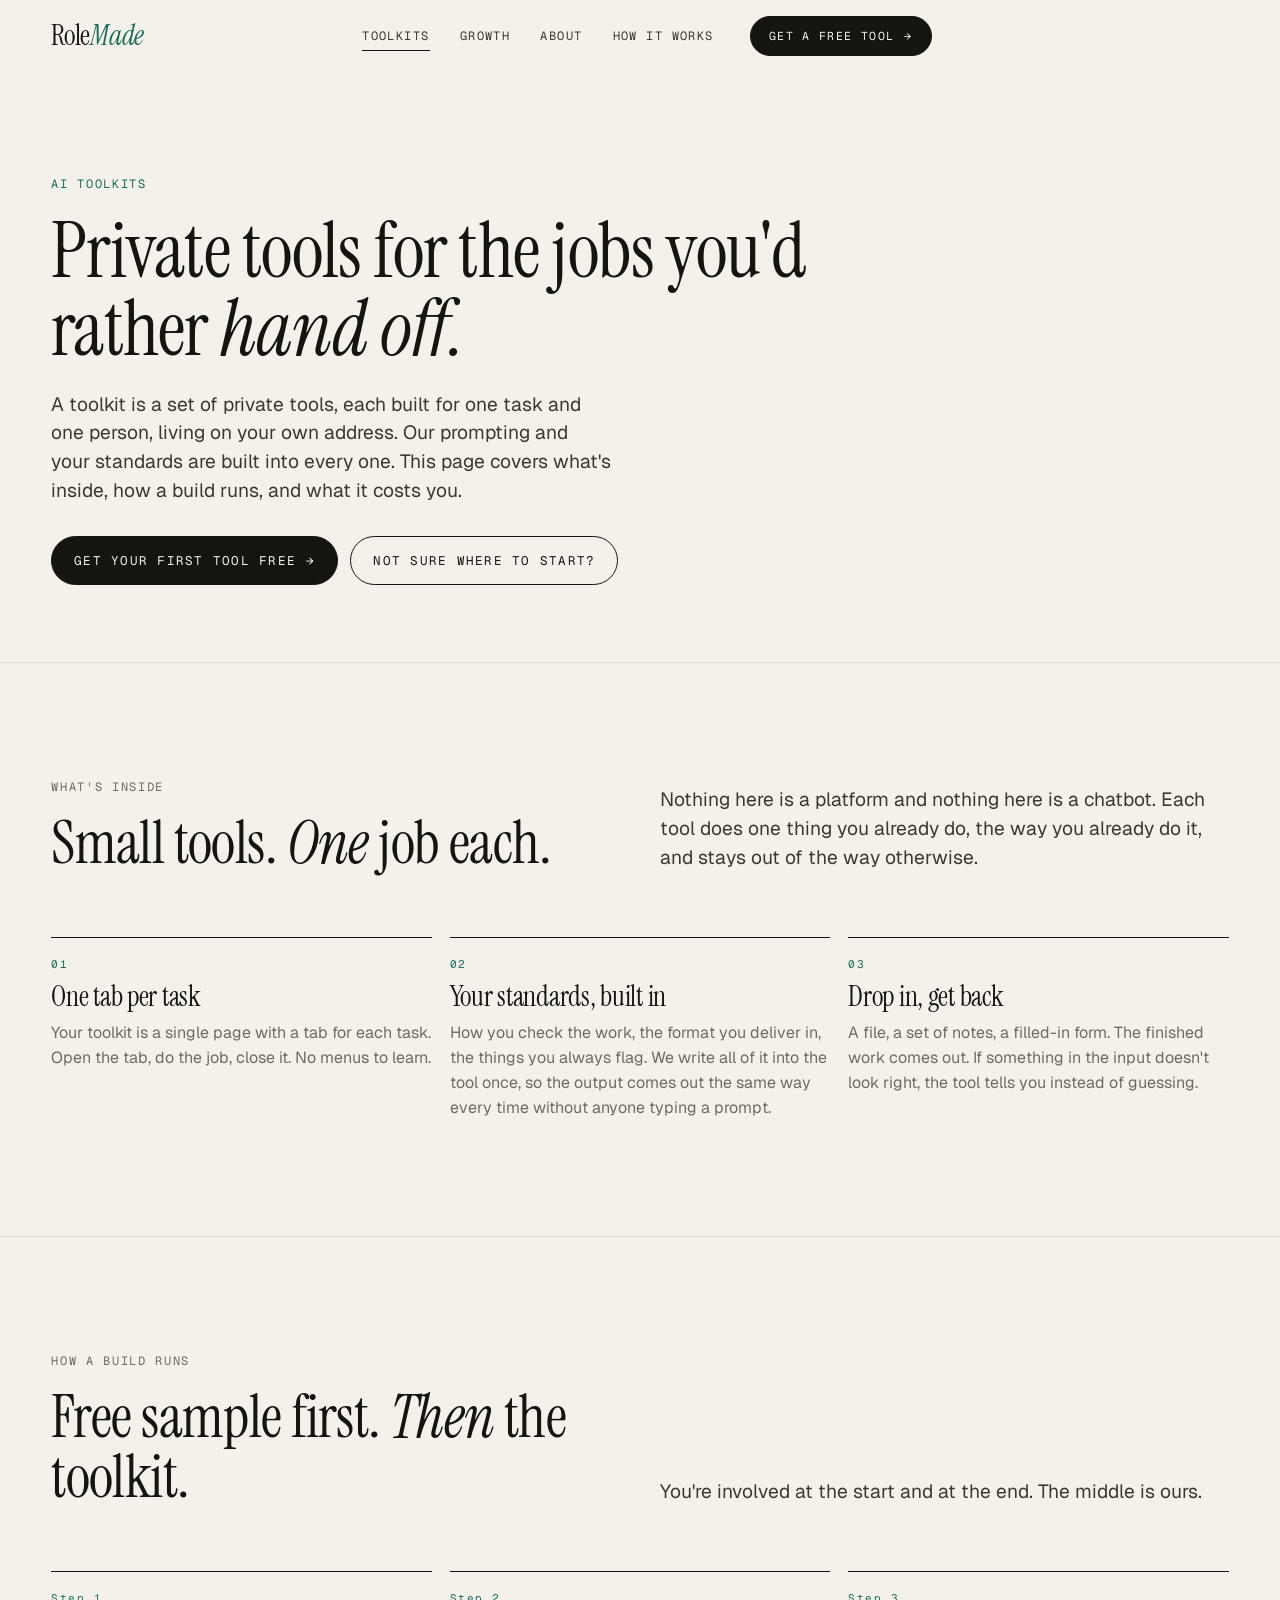
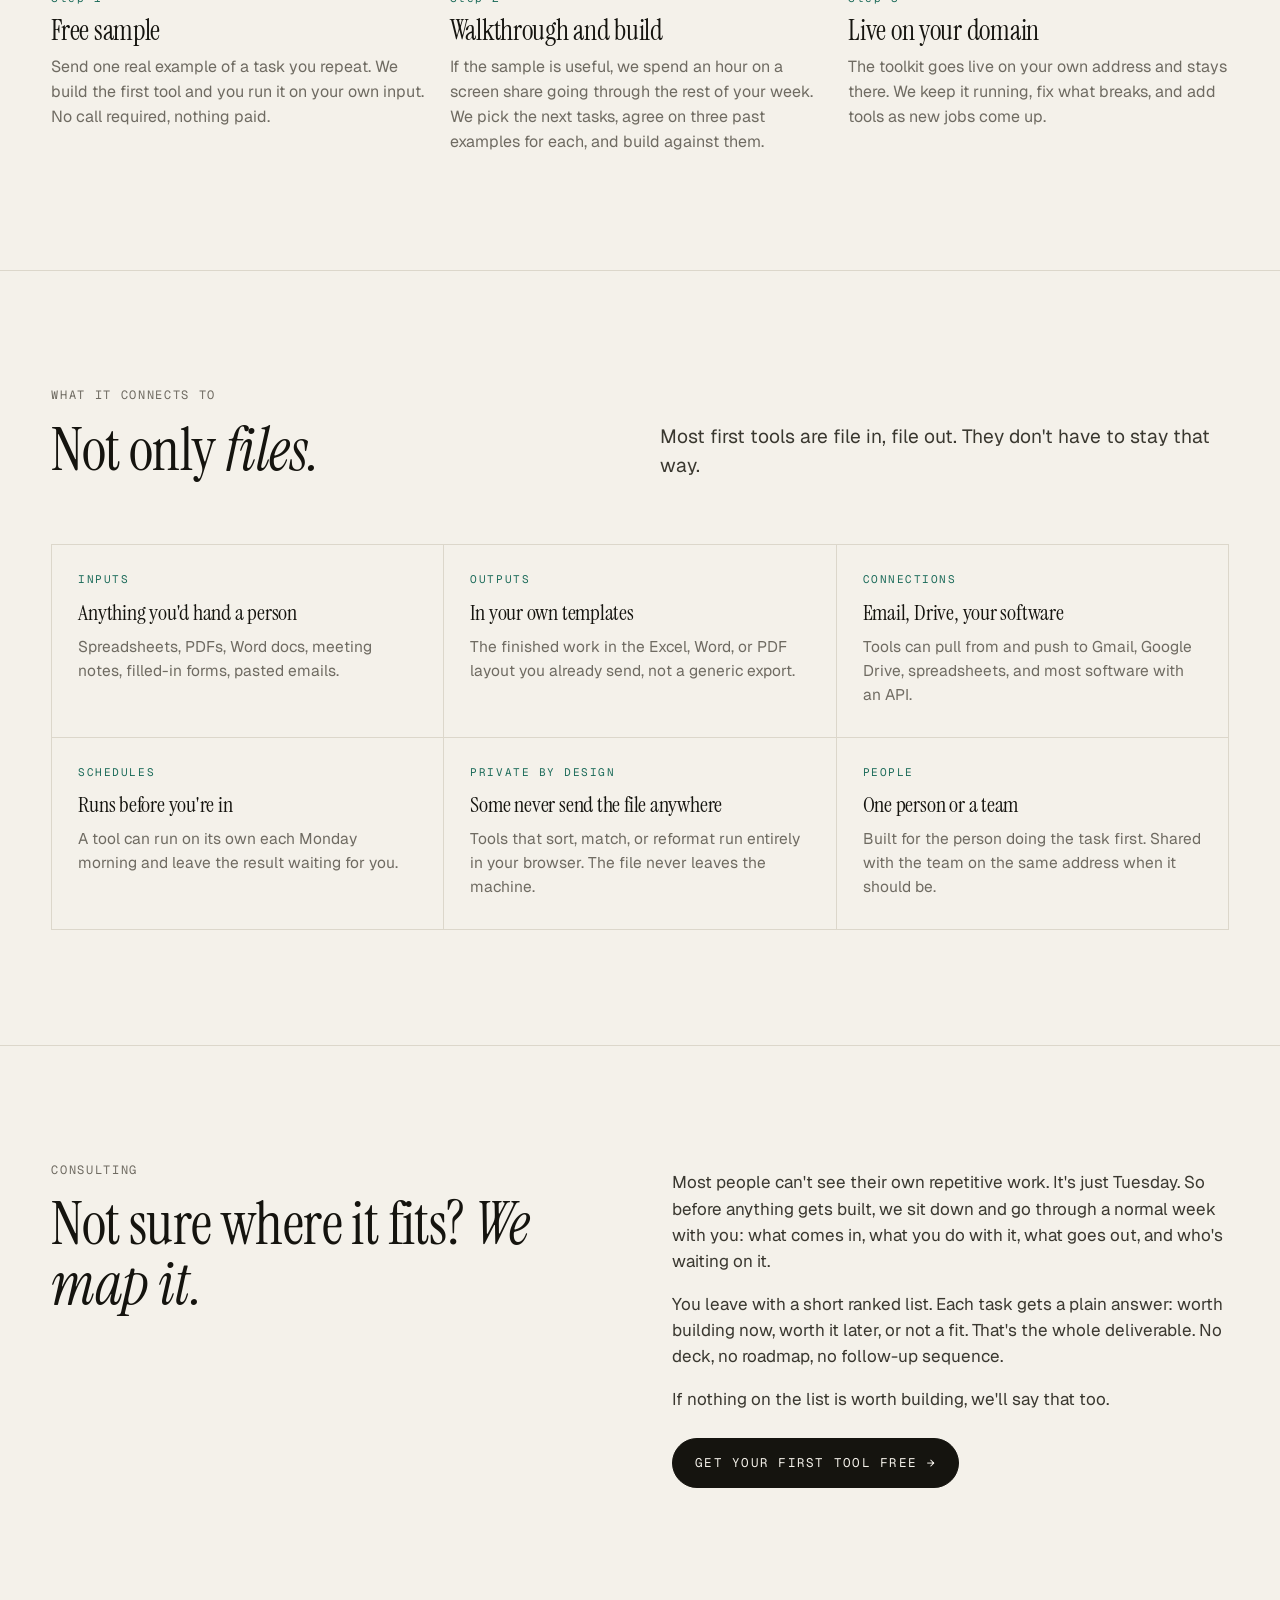
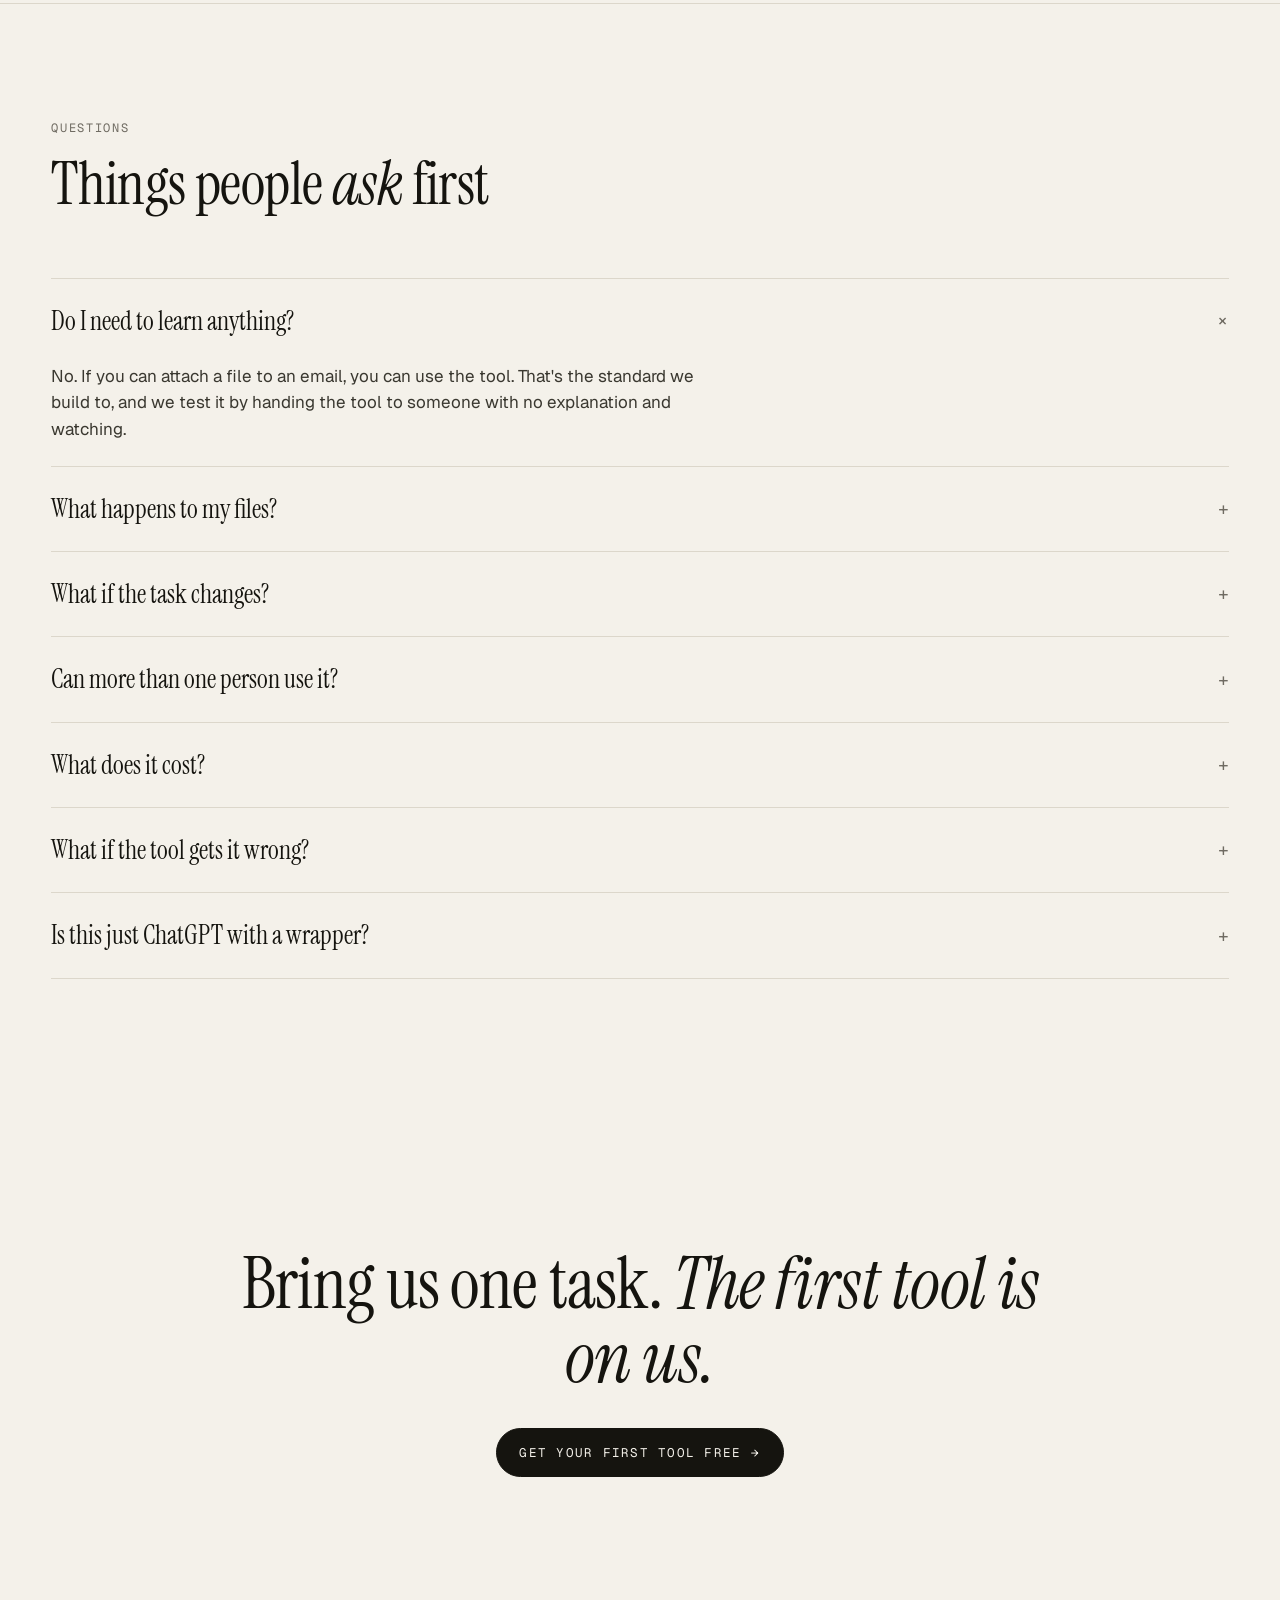
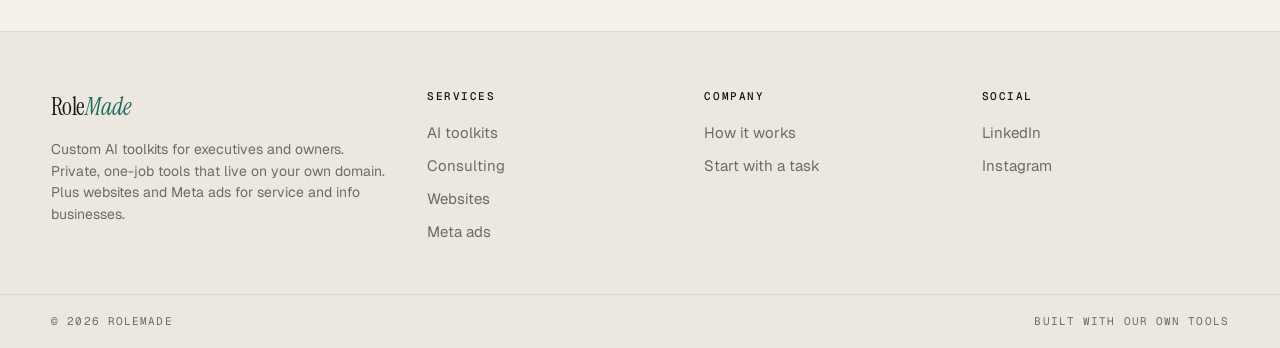
<file: toolkits.html>
<!doctype html>
<html lang="en">
<head>
<meta charset="utf-8">
<meta name="viewport" content="width=device-width, initial-scale=1">
<title>AI Toolkits — RoleMade</title>
<meta name="description" content="What's inside a RoleMade toolkit, how a build runs, and how we map where AI actually fits in your week.">
<link rel="preconnect" href="https://fonts.googleapis.com">
<link rel="preconnect" href="https://fonts.gstatic.com" crossorigin>
<link href="https://fonts.googleapis.com/css2?family=Geist:wght@400;500&family=Geist+Mono:wght@400;500&family=Instrument+Serif:ital@0;1&display=swap" rel="stylesheet">
<link rel="icon" href="assets/favicon.png">
<link rel="stylesheet" href="styles.css?v=5">
</head>
<body>

<header class="nav">
  <div class="wrap">
    <a class="brand" href="index.html">Role<span>Made</span></a>
    <nav class="links" id="links">
      <a href="toolkits.html" class="active">Toolkits</a>
      <a href="growth.html">Growth</a>
      <a href="about.html">About</a>
      <a href="index.html#how" class="how">How it works</a>
      <a class="btn" href="start.html"><span class="l">Get a free tool</span><span class="s">Free tool</span> <span class="arr">→</span></a>
    </nav>
    <div class="nav-r"><button class="burger" aria-controls="links" aria-expanded="false">Menu</button></div>
  </div>
</header>

<section class="phero">
  <div class="wrap">
    <p class="eyebrow on rv">AI toolkits</p>
    <h1 class="rv d1">Private tools for the jobs you'd rather <em>hand off.</em></h1>
    <p class="lede rv d2">A toolkit is a set of private tools, each built for one task and one person, living on your own address. Our prompting and your standards are built into every one. This page covers what's inside, how a build runs, and what it costs you.</p>
    <div class="cta rv d3"><a class="btn" href="start.html">Get your first tool free <span class="arr">→</span></a><a class="btn ghost" href="#map">Not sure where to start?</a></div>
  </div>
</section>

<section class="sec">
  <div class="wrap">
    <div class="sec-head">
      <div class="rv"><p class="eyebrow">What's inside</p><h2>Small tools. <em>One</em> job each.</h2></div>
      <p class="lede rv d1">Nothing here is a platform and nothing here is a chatbot. Each tool does one thing you already do, the way you already do it, and stays out of the way otherwise.</p>
    </div>
    <div class="plist">
      <div class="pstep rv"><p class="n">01</p><h3>One tab per task</h3><p>Your toolkit is a single page with a tab for each task. Open the tab, do the job, close it. No menus to learn.</p></div>
      <div class="pstep rv d1"><p class="n">02</p><h3>Your standards, built in</h3><p>How you check the work, the format you deliver in, the things you always flag. We write all of it into the tool once, so the output comes out the same way every time without anyone typing a prompt.</p></div>
      <div class="pstep rv d2"><p class="n">03</p><h3>Drop in, get back</h3><p>A file, a set of notes, a filled-in form. The finished work comes out. If something in the input doesn't look right, the tool tells you instead of guessing.</p></div>
    </div>
  </div>
</section>

<hr class="hair">

<section class="sec">
  <div class="wrap">
    <div class="sec-head">
      <div class="rv"><p class="eyebrow">How a build runs</p><h2>Free sample first. <em>Then</em> the toolkit.</h2></div>
      <p class="lede rv d1">You're involved at the start and at the end. The middle is ours.</p>
    </div>
    <div class="plist">
      <div class="pstep rv"><p class="n">Step 1</p><h3>Free sample</h3><p>Send one real example of a task you repeat. We build the first tool and you run it on your own input. No call required, nothing paid.</p></div>
      <div class="pstep rv d1"><p class="n">Step 2</p><h3>Walkthrough and build</h3><p>If the sample is useful, we spend an hour on a screen share going through the rest of your week. We pick the next tasks, agree on three past examples for each, and build against them.</p></div>
      <div class="pstep rv d2"><p class="n">Step 3</p><h3>Live on your domain</h3><p>The toolkit goes live on your own address and stays there. We keep it running, fix what breaks, and add tools as new jobs come up.</p></div>
    </div>
  </div>
</section>

<hr class="hair">

<section class="sec">
  <div class="wrap">
    <div class="sec-head">
      <div class="rv"><p class="eyebrow">What it connects to</p><h2>Not only <em>files.</em></h2></div>
      <p class="lede rv d1">Most first tools are file in, file out. They don't have to stay that way.</p>
    </div>
    <div class="jobs cap">
      <div class="job rv"><p class="r">Inputs</p><h3>Anything you'd hand a person</h3><p>Spreadsheets, PDFs, Word docs, meeting notes, filled-in forms, pasted emails.</p></div>
      <div class="job rv d1"><p class="r">Outputs</p><h3>In your own templates</h3><p>The finished work in the Excel, Word, or PDF layout you already send, not a generic export.</p></div>
      <div class="job rv d2"><p class="r">Connections</p><h3>Email, Drive, your software</h3><p>Tools can pull from and push to Gmail, Google Drive, spreadsheets, and most software with an API.</p></div>
      <div class="job rv"><p class="r">Schedules</p><h3>Runs before you're in</h3><p>A tool can run on its own each Monday morning and leave the result waiting for you.</p></div>
      <div class="job rv d1"><p class="r">Private by design</p><h3>Some never send the file anywhere</h3><p>Tools that sort, match, or reformat run entirely in your browser. The file never leaves the machine.</p></div>
      <div class="job rv d2"><p class="r">People</p><h3>One person or a team</h3><p>Built for the person doing the task first. Shared with the team on the same address when it should be.</p></div>
    </div>
  </div>
</section>

<hr class="hair">

<section class="sec" id="map">
  <div class="wrap">
    <div class="split">
      <div class="rv">
        <p class="eyebrow">Consulting</p>
        <h2>Not sure where it fits? <em>We map it.</em></h2>
      </div>
      <div class="body rv d1">
        <p>Most people can't see their own repetitive work. It's just Tuesday. So before anything gets built, we sit down and go through a normal week with you: what comes in, what you do with it, what goes out, and who's waiting on it.</p>
        <p>You leave with a short ranked list. Each task gets a plain answer: worth building now, worth it later, or not a fit. That's the whole deliverable. No deck, no roadmap, no follow-up sequence.</p>
        <p>If nothing on the list is worth building, we'll say that too.</p>
        <div style="margin-top:10px"><a class="btn" href="start.html">Get your first tool free <span class="arr">→</span></a></div>
      </div>
    </div>
  </div>
</section>

<hr class="hair">

<section class="sec">
  <div class="wrap">
    <div class="sec-head">
      <div class="rv"><p class="eyebrow">Questions</p><h2>Things people <em>ask</em> first</h2></div>
    </div>
    <div class="faq rv">
      <details open>
        <summary>Do I need to learn anything?<i>+</i></summary>
        <div class="a">No. If you can attach a file to an email, you can use the tool. That's the standard we build to, and we test it by handing the tool to someone with no explanation and watching.</div>
      </details>
      <details>
        <summary>What happens to my files?<i>+</i></summary>
        <div class="a">They're used to produce the output and nothing else. Tools that sort, match, or reformat run entirely in your browser, so the file never leaves your machine. Tools that need the model send the file to it under commercial terms that don't allow training on your data. Before we build, we tell you which kind each tool is, in plain language. If you have a rule about where data can live, we build around it.</div>
      </details>
      <details>
        <summary>What if the task changes?<i>+</i></summary>
        <div class="a">Small changes get folded in during the handoff period. Bigger changes are a short follow-up build. Tools are meant to be adjusted as your work does.</div>
      </details>
      <details>
        <summary>Can more than one person use it?<i>+</i></summary>
        <div class="a">Yes. We build for the person doing the job first, because that's what keeps it simple. If a team shares the task, the toolkit is set up for that team on its own address.</div>
      </details>
      <details>
        <summary>What does it cost?<i>+</i></summary>
        <div class="a">The first tool is free. After that there is a one-time build fee for the toolkit, and a flat monthly fee to keep it live on your domain, maintained, and growing with new tools as you find new jobs. You get the numbers before any paid work starts. No hourly billing, month to month, stop whenever you like.</div>
      </details>
      <details>
        <summary>What if the tool gets it wrong?<i>+</i></summary>
        <div class="a">Before we build a paid tool, we pick three real past examples together and agree on what the correct output was. The tool passes when it reproduces them. If it doesn't pass, there's no build fee. Once it's live, anything that drifts gets fixed as part of the monthly fee.</div>
      </details>
      <details>
        <summary>Is this just ChatGPT with a wrapper?<i>+</i></summary>
        <div class="a">ChatGPT is a blank box that waits for you to explain what you want, every time. A toolkit already knows. Your steps, your format, your checks are built in, and the input is a file, not a conversation.</div>
      </details>
    </div>
  </div>
</section>

<section class="close">
  <div class="wrap">
    <h2 class="rv">Bring us one task. <em>The first tool is on us.</em></h2>
    <a class="btn rv d1" href="start.html">Get your first tool free <span class="arr">→</span></a>
  </div>
</section>

<footer>
  <div class="wrap">
    <div class="col">
      <a class="brand" href="index.html">Role<span>Made</span></a>
      <p class="about">Custom AI toolkits for executives and owners. Private, one-job tools that live on your own domain. Plus websites and Meta ads for service and info businesses.</p>
    </div>
    <div class="col"><h4>Services</h4><a href="toolkits.html">AI toolkits</a><a href="toolkits.html#map">Consulting</a><a href="growth.html">Websites</a><a href="growth.html#meta">Meta ads</a></div>
    <div class="col"><h4>Company</h4><a href="index.html#how" class="how">How it works</a><a href="start.html">Start with a task</a></div>
    <div class="col"><h4>Social</h4><a href="https://www.linkedin.com/in/rolemade/" target="_blank" rel="noopener">LinkedIn</a><a href="https://www.instagram.com/viarolemade" target="_blank" rel="noopener">Instagram</a></div>
  </div>
  <div class="base"><div class="wrap"><span>© 2026 RoleMade</span><span>Built with our own tools</span></div></div>
</footer>

<script src="site.js?v=5"></script>
</body>
</html>
</file>
<file: styles.css>
/* RoleMade — site styles. Light-mode editorial/industrial. */
:root{
  --paper:#F4F1EA; --paper-2:#ECE8DF; --card:#FBFAF6;
  --ink:#15140F; --ink-2:#3A3830; --muted:#6F6B62; --faint:#A39F95;
  --line:#DCD7CB; --line-2:#CBC5B6;
  --accent:#1C6B5A;
  --s1:#1C6B5A; --s2:#B9741E; --s3:#4A55C9; --s4:#C4416F;
  --serif:"Instrument Serif","Cambon",Georgia,"Times New Roman",serif;
  --sans:"Geist","Sohne","Helvetica Neue",Arial,sans-serif;
  --mono:"Geist Mono","Sohne Mono","SFMono-Regular",Menlo,Consolas,monospace;
  --max:1280px; --gutter:clamp(20px,4vw,60px);
}
*{box-sizing:border-box}
html{scroll-behavior:smooth}
body{margin:0;background:var(--paper);color:var(--ink);font-family:var(--sans);font-size:17px;line-height:1.55;-webkit-font-smoothing:antialiased}
a{color:inherit;text-decoration:none}
img,svg{max-width:100%;display:block}
h1,h2,h3{font-family:var(--serif);font-weight:400;letter-spacing:-.01em;line-height:1.02;margin:0}
h1{font-size:clamp(46px,7vw,92px)}
h2{font-size:clamp(36px,4.6vw,60px)}
h3{font-size:clamp(26px,2.6vw,34px)}
p{margin:0}
.lede{font-size:clamp(18px,1.5vw,21px);line-height:1.5;color:var(--ink-2);max-width:560px}
.lede .dim{color:var(--muted)}
.eyebrow{font-family:var(--mono);font-size:12px;letter-spacing:.14em;text-transform:uppercase;color:var(--muted)}
.eyebrow.on{color:var(--accent)}
.wrap{max-width:var(--max);margin:0 auto;padding:0 var(--gutter)}
.hair{border:0;border-top:1px solid var(--line);margin:0}

/* buttons */
.btn{display:inline-flex;align-items:center;gap:10px;font-family:var(--mono);font-size:12.5px;letter-spacing:.1em;text-transform:uppercase;padding:14px 22px;border-radius:999px;border:1px solid var(--ink);background:var(--ink);color:var(--paper);transition:transform .2s ease,background .2s,color .2s;white-space:nowrap;cursor:pointer}
.btn:hover{transform:translateY(-1px);background:#000}
.btn.ghost{background:transparent;color:var(--ink)}
.btn.ghost:hover{background:var(--paper-2)}
.btn .arr{display:inline-block;transition:transform .25s}
.btn:hover .arr{transform:translateX(4px)}

/* nav — brand left, links centered; on scroll it collapses to a floating centered pill */
.nav{position:sticky;top:0;z-index:50;background:rgba(244,241,234,.86);-webkit-backdrop-filter:blur(10px);backdrop-filter:blur(10px);border-bottom:1px solid transparent;transition:border-color .25s,background .25s}
.nav .wrap{display:grid;grid-template-columns:1fr auto 1fr;align-items:center;height:72px;position:relative}
.nav-r{justify-self:end}
.brand{font-family:var(--serif);font-size:28px;letter-spacing:-.01em;transition:opacity .25s,transform .25s}
.brand span{color:var(--accent);font-style:italic}
.links{display:flex;gap:30px;align-items:center;justify-self:center;padding:6px 8px 6px 22px;border-radius:999px;border:1px solid transparent;transition:background .25s,border-color .25s,box-shadow .25s}
.links a{font-family:var(--mono);font-size:12px;letter-spacing:.12em;text-transform:uppercase;color:var(--ink-2);position:relative}
.links a.btn{color:var(--paper);padding:10px 18px;font-size:11.5px;margin-left:6px}
.links a::after{content:"";position:absolute;left:0;right:0;bottom:-6px;height:1px;background:var(--ink);transform:scaleX(0);transform-origin:left;transition:transform .25s}
.links a.btn::after{display:none}
.links a:hover::after,.links a.active::after{transform:scaleX(1)}
.nav.scrolled{background:transparent;-webkit-backdrop-filter:none;backdrop-filter:none}
.nav.scrolled .brand{opacity:0;transform:translateY(-6px);pointer-events:none}
.nav.scrolled .links{background:rgba(244,241,234,.92);-webkit-backdrop-filter:blur(10px);backdrop-filter:blur(10px);border-color:var(--line);box-shadow:0 14px 30px -18px rgba(21,20,15,.35)}
.burger{display:none;background:none;border:1px solid var(--line-2);border-radius:999px;padding:9px 14px;font-family:var(--mono);font-size:11px;letter-spacing:.1em;text-transform:uppercase;color:var(--ink);cursor:pointer}
.links a.btn .s{display:none}
@media(max-width:820px){
  /* mobile: one dark glass pill that stays pinned */
  .nav,.nav.scrolled{background:transparent;-webkit-backdrop-filter:none;backdrop-filter:none;border-bottom:0;padding:12px 12px}
  .nav .wrap{display:flex;align-items:center;justify-content:space-between;height:48px;margin:0;padding:0 14px 0 16px;border-radius:999px;background:rgba(21,20,15,.84);-webkit-backdrop-filter:blur(14px);backdrop-filter:blur(14px);box-shadow:0 12px 30px -16px rgba(0,0,0,.5)}
  .nav .wrap{max-width:none}
  .brand,.nav.scrolled .brand{font-size:20px;color:var(--paper);opacity:1;transform:none;pointer-events:auto}
  .brand span{color:#8FD3BE}
  .links,.nav.scrolled .links{display:flex;position:static;flex-direction:row;align-items:center;gap:12px;padding:0;background:transparent;border:0;border-radius:0;box-shadow:none;-webkit-backdrop-filter:none;backdrop-filter:none}
  .links a{color:#D9D4C7;font-size:10px;letter-spacing:.08em}
  .links a::after{background:#D9D4C7}
  .links a.how{display:none}
  .links a.btn{background:transparent;border:0;padding:0;margin:0;color:#8FD3BE;font-size:10px;letter-spacing:.08em}
  .links a.btn .l{display:none}.links a.btn .s{display:inline}
  .links a.btn:hover{transform:none;background:transparent}
  .nav-r{display:none}
}

/* reveal */
.rv{opacity:0;transform:translateY(22px);transition:opacity .7s cubic-bezier(.2,.7,.2,1),transform .7s cubic-bezier(.2,.7,.2,1)}
.rv.in{opacity:1;transform:none}
.rv.d1{transition-delay:.08s}.rv.d2{transition-delay:.16s}.rv.d3{transition-delay:.24s}.rv.d4{transition-delay:.32s}
@media(prefers-reduced-motion:reduce){.rv{opacity:1;transform:none;transition:none}}

/* hero */
.hero{padding:clamp(56px,8vw,110px) 0 0;position:relative;overflow:hidden}
.hero .wrap{display:grid;grid-template-columns:minmax(0,1.05fr) minmax(0,1fr);gap:clamp(30px,5vw,80px);align-items:center}
.hero h1{margin:22px 0 26px}
.hero .cta{display:flex;gap:12px;flex-wrap:wrap;margin-top:34px}
.hero .note{margin-top:26px;display:flex;align-items:flex-start;line-height:1.5;gap:10px;color:var(--muted);font-family:var(--mono);font-size:12px;letter-spacing:.1em;text-transform:uppercase}
.hero .note i{width:7px;height:7px;border-radius:50%;background:var(--accent);display:inline-block;flex:none;margin-top:6px;box-shadow:0 0 0 4px rgba(28,107,90,.15)}
@media(max-width:980px){.hero .wrap{grid-template-columns:1fr}}

/* toolkit mock (hero graphic) */
.mock-wrap{position:relative;padding:clamp(18px,3vw,44px);border-radius:24px;background:linear-gradient(160deg,#E9E4D8,#F7F5EF 55%,#E3DED1)}
.mock-wrap::before{content:"";position:absolute;inset:0;border-radius:24px;background-image:radial-gradient(var(--line-2) 1px,transparent 1px);background-size:20px 20px;opacity:.6;pointer-events:none}
.mock{position:relative;background:var(--card);border:1px solid var(--line);border-radius:16px;box-shadow:0 30px 60px -30px rgba(21,20,15,.35);overflow:hidden;font-size:13px}
.mock .bar{display:flex;align-items:center;gap:12px;padding:12px 16px;border-bottom:1px solid var(--line);background:#F7F5EF}
.mock .bar .dot{width:9px;height:9px;border-radius:50%;background:var(--line-2)}
.mock .url{flex:1;text-align:center;font-family:var(--mono);font-size:11.5px;letter-spacing:.06em;color:var(--muted);background:#fff;border:1px solid var(--line);border-radius:8px;padding:6px 12px}
.mock .url b{color:var(--ink);font-weight:500}
.mock .head{display:flex;align-items:center;justify-content:space-between;padding:14px 18px;border-bottom:1px solid var(--line)}
.mock .head .co{font-family:var(--serif);font-size:20px}
.mock .head .co small{font-family:var(--mono);font-size:10px;letter-spacing:.14em;color:var(--muted);margin-left:10px;text-transform:uppercase}
.mock .head .by{font-family:var(--mono);font-size:10px;letter-spacing:.14em;text-transform:uppercase;color:var(--faint)}
.mock .tabs{display:flex;gap:4px;padding:10px 12px;border-bottom:1px solid var(--line);overflow:hidden}
.mock .tab{padding:7px 12px;border-radius:999px;color:var(--muted);white-space:nowrap;font-size:12.5px}
.mock .tab.on{background:var(--ink);color:var(--paper)}
.mock .body{display:grid;grid-template-columns:1fr 1.1fr;gap:14px;padding:16px}
.mock .drop{border:1.5px dashed var(--line-2);border-radius:12px;min-height:186px;display:flex;flex-direction:column;align-items:center;justify-content:center;gap:8px;color:var(--muted);position:relative;background:#FBFAF6;overflow:hidden}
.mock .drop .ic{width:38px;height:38px;border-radius:10px;border:1px solid var(--line);display:grid;place-items:center;background:#fff}
.mock .drop .ic svg{width:16px;height:16px}
.mock .drop .t{font-size:12.5px}
.mock .drop .t b{color:var(--accent);font-weight:500}
.mock .drop .f{font-family:var(--mono);font-size:10px;letter-spacing:.1em;text-transform:uppercase;color:var(--faint)}
.mock .file{position:absolute;top:-40px;left:50%;transform:translateX(-50%);background:#fff;border:1px solid var(--line);border-radius:8px;padding:6px 10px;font-family:var(--mono);font-size:10.5px;letter-spacing:.04em;box-shadow:0 8px 20px -10px rgba(0,0,0,.3);display:flex;gap:8px;align-items:center;opacity:0;animation:filedrop 7s ease-in-out infinite}
.mock .file i{width:10px;height:12px;background:var(--accent);border-radius:2px;display:inline-block}
@keyframes filedrop{0%{opacity:0;top:-40px}8%{opacity:1;top:-6px}22%{opacity:1;top:64px}30%{opacity:0;top:76px}100%{opacity:0;top:76px}}
.mock .out{border:1px solid var(--line);border-radius:12px;background:#fff;padding:12px 14px}
.mock .out .oh{display:flex;justify-content:space-between;align-items:center;font-family:var(--mono);font-size:10.5px;letter-spacing:.1em;text-transform:uppercase;color:var(--muted);margin-bottom:10px}
.mock .out .oh .ok{color:var(--accent)}
.mock .row{display:grid;grid-template-columns:1.4fr 1fr .8fr;gap:8px;padding:7px 0;border-top:1px solid var(--line);font-size:12px;opacity:0;animation:rowin 7s ease-in-out infinite}
.mock .row span:last-child{text-align:right;font-family:var(--mono);font-size:11px}
.mock .row span:nth-child(2){color:var(--muted)}
.mock .row.r2{animation-delay:.15s}.mock .row.r3{animation-delay:.3s}.mock .row.r4{animation-delay:.45s}.mock .row.r5{animation-delay:.6s}
@keyframes rowin{0%,28%{opacity:0;transform:translateY(6px)}36%,86%{opacity:1;transform:none}94%,100%{opacity:0}}
.mock .out .tot{margin-top:10px;padding-top:10px;border-top:1px solid var(--ink);display:flex;justify-content:space-between;font-family:var(--mono);font-size:11px;letter-spacing:.06em}
.mock .foot{display:flex;justify-content:space-between;padding:10px 16px;border-top:1px solid var(--line);font-family:var(--mono);font-size:10px;letter-spacing:.14em;text-transform:uppercase;color:var(--faint)}
.mock .foot b{color:var(--ink);font-weight:500}
.callouts{display:grid;grid-template-columns:repeat(3,1fr);gap:14px;margin-top:18px}
.callouts div{font-family:var(--mono);font-size:11px;letter-spacing:.1em;text-transform:uppercase;color:var(--muted);display:flex;gap:8px;align-items:flex-start;line-height:1.5}
.callouts i{width:6px;height:6px;border-radius:50%;background:var(--accent);flex:none;margin-top:6px}
@media(max-width:560px){.mock .body{grid-template-columns:1fr}.callouts{grid-template-columns:1fr}.mock .tabs{flex-wrap:wrap}}

/* strip */
.strip{margin-top:clamp(50px,7vw,90px);border-top:1px solid var(--line);border-bottom:1px solid var(--line);background:var(--paper-2)}
.strip .wrap{display:grid;grid-template-columns:repeat(4,1fr)}
.strip .cell{padding:26px 22px;border-right:1px solid var(--line);font-family:var(--mono);font-size:12px;letter-spacing:.1em;text-transform:uppercase;color:var(--ink-2);line-height:1.6}
.strip .cell:first-child{padding-left:0}
.strip .cell:last-child{border-right:0}
.strip .cell b{display:block;color:var(--muted);font-weight:400;margin-bottom:4px;font-size:10.5px}
@media(max-width:820px){.strip .wrap{grid-template-columns:1fr 1fr}.strip .cell{border-right:0;border-bottom:1px solid var(--line);padding-left:0}}

/* sections */
.sec{padding:clamp(70px,9vw,130px) 0}
.sec.tight{padding:clamp(50px,6vw,90px) 0}
.sec-head{display:grid;grid-template-columns:1fr 1fr;gap:40px;align-items:end;margin-bottom:clamp(36px,5vw,64px)}
.sec-head h2{margin-top:16px}
@media(max-width:820px){.sec-head{grid-template-columns:1fr;gap:18px}}

/* journey (pinned panel, Griffin-style) */
.journey{border-top:1px solid var(--line);border-bottom:1px solid var(--line)}
.j-track{height:calc(100vh - 72px + 5 * 78vh);height:calc(100svh - 72px + 5 * 78svh);position:relative}
.j-pin{position:sticky;top:72px;height:calc(100vh - 72px);height:calc(100svh - 72px);display:grid;grid-template-columns:minmax(0,1fr) minmax(0,1fr);overflow:hidden;max-width:var(--max);margin:0 auto;padding:0 var(--gutter)}
.j-col{position:relative;--g:44px;--lx:0px;border-right:1px solid var(--line)}
.j-line{position:absolute;left:var(--lx);top:0;bottom:0;width:1px;background:var(--line)}
.j-prog{position:absolute;left:var(--lx);top:0;width:1px;height:0;background:var(--c,var(--s1));transition:background .3s,height .35s cubic-bezier(.2,.7,.2,1)}
.j-ring{position:absolute;left:var(--lx);top:0;width:31px;height:31px;border-radius:50%;transform:translate(-50%,-50%);--pf:0;background:conic-gradient(var(--c,var(--s1)) calc(var(--pf)*360deg),transparent 0);-webkit-mask:radial-gradient(circle,transparent 12.5px,#000 13.5px);mask:radial-gradient(circle,transparent 12.5px,#000 13.5px);z-index:3;pointer-events:none;opacity:0;transition:opacity .3s,background-color .3s}
.j-ring.on{opacity:1}
.jr{position:relative;display:flex;gap:12px;align-items:center;height:30px;font-family:var(--mono);font-size:12px;letter-spacing:.14em;text-transform:uppercase;color:var(--muted);opacity:0;transform:translateY(-6px);transition:opacity .35s,transform .35s}
.jr.show{opacity:1;transform:none}
.jr i{position:absolute;left:calc(var(--lx) - var(--g));top:50%;width:19px;height:19px;border-radius:50%;border:1px solid var(--line-2);background:var(--paper);transform:translate(-50%,-50%)}
.jr i::after{content:"";position:absolute;left:50%;top:50%;width:7px;height:7px;border-radius:50%;background:var(--line-2);transform:translate(-50%,-50%)}
.j-prev .jr.show i::after{background:var(--c)}
.j-prev .jr.show{color:var(--ink-2)}
.j-prev{position:absolute;top:18px;left:var(--g);right:20px}
.j-next{position:absolute;bottom:18px;left:var(--g);right:20px}
.j-next .jr{transform:translateY(6px)}
.j-next .jr.show{transform:none}
.j-center{position:absolute;inset:0;display:grid;align-items:start;padding-top:clamp(120px,22vh,220px);padding-left:var(--g);padding-right:var(--g)}
.j-state{grid-area:1/1;opacity:0;transform:translateY(14px);transition:opacity .4s,transform .4s;pointer-events:none;position:relative;max-width:520px}
.j-state.on{opacity:1;transform:none;pointer-events:auto;transition-delay:.12s}
.j-state.intro .eyebrow{line-height:19px}
.j-state.intro h2{margin-top:16px}
.j-state.intro .sub{margin-top:18px;color:var(--muted);max-width:460px}
.j-state .k{position:absolute;left:calc(var(--lx) - var(--g));top:9px;width:19px;height:19px;border-radius:50%;background:var(--paper);border:1px solid var(--c);transform:translate(-50%,-50%);box-shadow:0 0 0 4px var(--paper),0 0 0 5px color-mix(in srgb,var(--c) 45%,transparent)}
.j-state .k::after{content:"";position:absolute;left:50%;top:50%;width:7px;height:7px;border-radius:50%;background:var(--c);transform:translate(-50%,-50%)}
.j-state .n{font-family:var(--mono);font-size:12px;letter-spacing:.14em;text-transform:uppercase;color:var(--c);display:flex;gap:12px}
.j-state .n .t{display:inline-block;clip-path:inset(0 100% 0 0)}
.j-state.on .n .t{animation:type .55s steps(12) .15s forwards}
@keyframes type{to{clip-path:inset(0 0 0 0)}}
.j-state h3{font-size:clamp(40px,5vw,66px);margin:14px 0 16px}
.j-state p{color:var(--ink-2)}
.j-cta{margin-top:26px}
.j-right{position:relative;display:grid;place-items:center;padding:20px 0 20px 20px;overflow:hidden}
.dots{background-image:radial-gradient(var(--line-2) 1px,transparent 1px);background-size:22px 22px}
.stack{width:min(100%,560px);overflow:visible}
.stack .plates{transition:transform .7s cubic-bezier(.2,.7,.2,1)}
.stack .plate{transition:opacity .45s ease}
.stack .plate .fill{fill:#F9F7F2;stroke:var(--line-2);stroke-width:1.2}
.stack .plate .edge{fill:#E4DFD3;stroke:var(--line-2);stroke-width:1.2}
.stack .plate .det{stroke:#BEB8A9;stroke-width:1.4;fill:none;stroke-linecap:round}
.stack .plate .detf{fill:#DAD5C8;stroke:none}
.stack .plate.on .fill{stroke:var(--c);stroke-width:1.6}
.stack .plate.on .det{stroke:var(--c)}
.stack .plate.on .detf{fill:color-mix(in srgb,var(--c) 22%,#fff)}
.stack .plate.dim{opacity:.42}
.stack .lbl{font-family:var(--mono);font-size:11px;letter-spacing:.12em;text-transform:uppercase;fill:var(--ink-2);opacity:0;transition:opacity .3s}
.stack .lbl.on{opacity:1;transition-delay:.45s}
.stack .ll{stroke:var(--c);stroke-width:1;fill:none;opacity:0;stroke-dasharray:160;stroke-dashoffset:160;transition:opacity .2s,stroke-dashoffset .5s ease}
.stack .ll.on{opacity:1;stroke-dashoffset:0;transition-delay:.15s}
.stack .ld{fill:var(--c);opacity:0;transition:opacity .3s}
.stack .ld.on{opacity:1;transition-delay:.45s}
@media(max-width:900px){
  .j-track{height:calc(100vh - 72px + 5 * 70vh);height:calc(100svh - 72px + 5 * 70svh)}
  .j-pin{grid-template-columns:1fr;padding:0 var(--gutter)}
  .j-col{border-right:0;--g:32px;--lx:0px;margin-left:12px}
  .j-prev{top:12px;right:0}
  .j-next{bottom:12px;right:0}
  .jr{height:28px;font-size:11px}
  .j-right{position:absolute;left:var(--g);right:0;top:146px;height:34vh;height:34svh;padding:0;overflow:hidden}
  .j-center{position:absolute;padding-top:0;top:calc(146px + 34vh + 14px);top:calc(146px + 34svh + 14px);bottom:110px;left:0;right:0;align-items:start;padding-right:0}
  .j-state{max-width:none}
  .j-state.intro h2{font-size:clamp(30px,8.5vw,40px)}
  .j-state.intro .sub{font-size:15px;margin-top:12px}
  .j-state h3{font-size:clamp(32px,9vw,40px);margin:10px 0 10px}
  .j-state p{font-size:15px}
  .j-cta{margin-top:16px}
  .stack{width:100%;height:100%}
  .stack .lbl,.stack .ll,.stack .ld{display:none}
}
@media(max-width:900px) and (max-height:720px){
  .j-prev{top:8px}.j-next{bottom:8px}.jr{height:24px}
  .j-right{top:118px;height:25vh;height:25svh}
  .j-center{top:calc(118px + 25vh + 8px);top:calc(118px + 25svh + 8px);bottom:100px}
  .j-state.intro h2{font-size:clamp(26px,7.5vw,32px)}
  .j-state.intro .sub{font-size:14px;margin-top:8px}
  .j-state h3{font-size:clamp(26px,7.5vw,32px);margin:8px 0 8px}
  .j-state p{font-size:14px;line-height:1.45}
  .j-cta{margin-top:12px}.j-cta .btn{padding:12px 18px;font-size:12px}
}

/* jobs grid */
.jobs{display:grid;grid-template-columns:repeat(3,1fr);border-top:1px solid var(--line);border-left:1px solid var(--line)}
.job{padding:26px 26px 30px;border-right:1px solid var(--line);border-bottom:1px solid var(--line);background:var(--paper);transition:background .25s}
.job:hover{background:var(--card)}
.job .r{font-family:var(--mono);font-size:11px;letter-spacing:.14em;text-transform:uppercase;color:var(--accent)}
.job h3{font-size:24px;margin:12px 0 10px;line-height:1.1}
.job p{color:var(--muted);font-size:15.5px}
.job .io{margin-top:16px;display:flex;align-items:center;gap:8px;font-family:var(--mono);font-size:10.5px;letter-spacing:.08em;text-transform:uppercase;color:var(--ink-2);flex-wrap:wrap}
.job .io span{padding:4px 8px;border:1px solid var(--line);border-radius:6px;background:#fff}
.job .io i{color:var(--faint);font-style:normal}
@media(max-width:900px){.jobs{grid-template-columns:1fr 1fr}}
@media(max-width:600px){.jobs{grid-template-columns:1fr}}

/* fit / not fit */
.fit{display:grid;grid-template-columns:1fr 1fr;gap:0;border:1px solid var(--line);border-radius:18px;overflow:hidden}
.fit > div{padding:clamp(26px,3vw,40px)}
.fit .yes{background:var(--card);border-right:1px solid var(--line)}
.fit .no{background:var(--paper-2)}
.fit h3{font-size:28px;margin-bottom:18px}
.fit ul{list-style:none;padding:0;margin:0;display:grid;gap:12px}
.fit li{display:flex;gap:12px;align-items:flex-start;color:var(--ink-2);font-size:16px}
.fit li i{flex:none;width:18px;height:18px;border-radius:50%;display:grid;place-items:center;font-style:normal;font-size:11px;margin-top:3px}
.fit .yes li i{background:var(--accent);color:#fff}
.fit .no li i{border:1px solid var(--line-2);color:var(--muted)}
@media(max-width:820px){.fit{grid-template-columns:1fr}.fit .yes{border-right:0;border-bottom:1px solid var(--line)}}

/* math */
.math{background:var(--ink);color:var(--paper);border-radius:24px;padding:clamp(30px,4vw,56px);display:grid;grid-template-columns:1.1fr 1fr;gap:clamp(30px,4vw,60px);align-items:center}
.math .eyebrow{color:#9F9B90}
.math h2{color:#fff;margin-top:14px}
.math p{color:#B9B5AA;max-width:460px;margin-top:16px}
.calc{background:#1E1D17;border:1px solid #2E2C24;border-radius:16px;padding:26px}
.calc label{font-family:var(--mono);font-size:11px;letter-spacing:.12em;text-transform:uppercase;color:#9F9B90;margin-bottom:8px;display:flex;justify-content:space-between}
.calc label b{color:#fff;font-weight:500}
.calc input[type=range]{width:100%;margin:0 0 22px;accent-color:#3FA98F}
.calc .res{border-top:1px solid #2E2C24;padding-top:18px;display:flex;justify-content:space-between;align-items:baseline;gap:20px}
.calc .res .k{font-family:var(--mono);font-size:11px;letter-spacing:.12em;text-transform:uppercase;color:#9F9B90}
.calc .res .v{font-family:var(--serif);font-size:46px;color:#fff;line-height:1}
.calc .fn{margin-top:12px;font-size:12.5px;color:#7E7A70}
@media(max-width:900px){.math{grid-template-columns:1fr}}

/* two-up cards */
.two{display:grid;grid-template-columns:1fr 1fr;gap:18px}
.card{border:1px solid var(--line);border-radius:18px;padding:clamp(26px,3vw,40px);background:var(--card);display:flex;flex-direction:column;gap:14px;transition:transform .25s,box-shadow .25s}
.card:hover{transform:translateY(-3px);box-shadow:0 24px 40px -30px rgba(21,20,15,.4)}
.card h3{font-size:30px}
.card p{color:var(--muted)}
.card ul{margin:4px 0 0;padding:0 0 0 18px;color:var(--ink-2);font-size:15.5px;display:grid;gap:6px}
.card .more{margin-top:auto;padding-top:10px;font-family:var(--mono);font-size:11.5px;letter-spacing:.12em;text-transform:uppercase;color:var(--ink);display:inline-flex;gap:8px;align-items:center}
.card .more .arr{transition:transform .25s}
.card:hover .more .arr{transform:translateX(4px)}
@media(max-width:820px){.two{grid-template-columns:1fr}}

/* steps list (interior) */
.plist{display:grid;grid-template-columns:repeat(3,1fr);gap:18px}
.pstep{border-top:1px solid var(--ink);padding-top:18px}
.pstep .n{font-family:var(--mono);font-size:11px;letter-spacing:.14em;color:var(--accent)}
.pstep h3{font-size:28px;margin:10px 0 10px}
.pstep p{color:var(--muted);font-size:16px}
@media(max-width:820px){.plist{grid-template-columns:1fr}}

/* faq */
.faq{border-top:1px solid var(--line)}
.faq details{border-bottom:1px solid var(--line)}
.faq summary{list-style:none;cursor:pointer;padding:22px 0;display:flex;justify-content:space-between;align-items:center;gap:20px;font-family:var(--serif);font-size:26px}
.faq summary::-webkit-details-marker{display:none}
.faq summary i{font-style:normal;font-family:var(--mono);font-size:18px;color:var(--muted);transition:transform .25s;flex:none}
.faq details[open] summary i{transform:rotate(45deg)}
.faq .a{padding:0 0 24px;color:var(--ink-2);max-width:680px}

/* closing */
.close{padding:clamp(90px,12vw,160px) 0;text-align:center}
.close h2{font-size:clamp(40px,5.6vw,74px);max-width:820px;margin:0 auto 34px}

/* footer */
footer{border-top:1px solid var(--line);background:var(--paper-2)}
footer .wrap{display:grid;grid-template-columns:1.4fr 1fr 1fr 1fr;gap:30px;padding-top:56px;padding-bottom:40px}
footer .col h4{font-family:var(--mono);font-size:11px;letter-spacing:.14em;text-transform:uppercase;color:var(--ink);margin:0 0 16px;font-weight:500}
footer .col a{display:block;color:var(--muted);margin-bottom:10px;font-size:15px}
footer .col a:hover{color:var(--ink)}
footer .about{color:var(--muted);font-size:14px;max-width:340px;margin-top:14px}
footer .base{border-top:1px solid var(--line)}
footer .base .wrap{display:flex;justify-content:space-between;padding-top:18px;padding-bottom:18px;font-family:var(--mono);font-size:11px;letter-spacing:.1em;text-transform:uppercase;color:var(--muted);flex-wrap:wrap;gap:10px}
@media(max-width:820px){footer .wrap{grid-template-columns:1fr 1fr}}

/* interior page hero */
.phero{padding:clamp(60px,8vw,110px) 0 clamp(40px,6vw,80px);border-bottom:1px solid var(--line)}
.phero h1{font-size:clamp(44px,6vw,80px);margin:18px 0 22px;max-width:900px}
.phero .cta{margin-top:30px;display:flex;gap:12px;flex-wrap:wrap}

/* split (interior) */
.split{display:grid;grid-template-columns:1fr 1fr;gap:clamp(30px,5vw,80px);align-items:start}
.split h2{margin-top:14px}
.split .body{color:var(--ink-2);display:grid;gap:16px;padding-top:8px}
@media(max-width:820px){.split{grid-template-columns:1fr}}

/* form */
.formwrap{display:grid;grid-template-columns:1fr 1fr;gap:clamp(30px,5vw,80px);align-items:start}
.form{background:var(--card);border:1px solid var(--line);border-radius:20px;padding:clamp(24px,3vw,40px)}
.form .g2{display:grid;grid-template-columns:1fr 1fr;gap:14px}
.form .f{display:flex;flex-direction:column;gap:8px;margin-bottom:16px}
.form label{font-family:var(--mono);font-size:11px;letter-spacing:.12em;text-transform:uppercase;color:var(--muted)}
.form input,.form select{font:inherit;font-size:16px;padding:13px 14px;border:1px solid var(--line-2);border-radius:10px;background:#fff;color:var(--ink);outline:none;transition:border-color .2s,box-shadow .2s;width:100%}
.form input:focus,.form select:focus{border-color:var(--ink);box-shadow:0 0 0 3px rgba(21,20,15,.08)}
.form select{appearance:none;background-image:url("data:image/svg+xml;utf8,<svg xmlns='http://www.w3.org/2000/svg' width='12' height='8'><path d='M1 1l5 5 5-5' fill='none' stroke='%236F6B62' stroke-width='1.5'/></svg>");background-repeat:no-repeat;background-position:right 14px center;padding-right:36px}
.form .btn{width:100%;justify-content:center;margin-top:6px}
.form .fine{font-size:13px;color:var(--muted);margin-top:14px;text-align:center}
.form .done{display:none;text-align:center;padding:30px 10px}
.form .done h3{font-size:32px;margin-bottom:12px}
.form .done p{color:var(--muted)}
.form.sent form{display:none}.form.sent .done{display:block}
.side h2{margin-top:14px}
.side .list{margin-top:28px;display:grid;gap:18px}
.side .list div{display:flex;gap:14px;align-items:flex-start;color:var(--ink-2)}
.side .list b{font-family:var(--mono);font-size:11px;letter-spacing:.12em;color:var(--accent);font-weight:500;margin-top:5px;flex:none}
@media(max-width:820px){.formwrap{grid-template-columns:1fr}.form .g2{grid-template-columns:1fr}}

/* about page */
.about-grid{display:grid;grid-template-columns:minmax(0,1fr) 400px;gap:clamp(30px,5vw,80px);align-items:center}
.about-hero .phero-inner{padding:0}
.portrait{margin:0;position:relative;border-radius:22px;padding:14px;background:linear-gradient(160deg,#E9E4D8,#F7F5EF 55%,#E3DED1)}
.portrait::before{content:"";position:absolute;inset:0;border-radius:22px;background-image:radial-gradient(var(--line-2) 1px,transparent 1px);background-size:20px 20px;opacity:.6;pointer-events:none}
.portrait img{position:relative;width:100%;height:auto;aspect-ratio:1/1;object-fit:cover;object-position:50% 50%;border-radius:14px;border:1px solid var(--line);box-shadow:0 30px 60px -30px rgba(21,20,15,.4);display:block}
.portrait figcaption{position:relative;display:flex;justify-content:space-between;gap:10px;flex-wrap:wrap;padding:12px 6px 0;font-family:var(--mono);font-size:10.5px;letter-spacing:.14em;text-transform:uppercase;color:var(--muted)}
.portrait figcaption span:first-child{color:var(--ink)}
.about-strip{margin-top:0}
.socials{display:flex;gap:26px;margin-top:10px}
.socials a{font-family:var(--mono);font-size:11.5px;letter-spacing:.12em;text-transform:uppercase;color:var(--ink);display:inline-flex;gap:6px;border-bottom:1px solid var(--line-2);padding-bottom:4px}
.socials a:hover{border-bottom-color:var(--ink)}
footer .col a.brand{color:var(--ink);font-size:24px;margin-bottom:0}
.plist.two{grid-template-columns:1fr 1fr;max-width:960px}
@media(max-width:900px){.about-grid{grid-template-columns:1fr}.portrait{width:100%;padding:12px}.plist.two{grid-template-columns:1fr}}

/* proof + guarantee */
.proof{display:grid;grid-template-columns:1.1fr 1fr;gap:0;border:1px solid var(--line);border-radius:22px;overflow:hidden;background:var(--card)}
.proof > div{padding:clamp(28px,4vw,52px)}
.proof-a{border-right:1px solid var(--line)}
.proof-a h2{margin-top:14px}
.proof-b{background:var(--paper-2)}
.rule{list-style:none;margin:18px 0 0;padding:0;counter-reset:r;display:grid;gap:18px}
.rule li{position:relative;padding-left:44px;color:var(--ink-2);font-size:16px;line-height:1.55}
.rule li::before{counter-increment:r;content:"0" counter(r);position:absolute;left:0;top:3px;font-family:var(--mono);font-size:11px;letter-spacing:.14em;color:var(--accent)}
.rule li b{font-weight:500;color:var(--ink)}
.jobs.cap .job h3{font-size:22px}
.form label .opt{font-size:10px;color:var(--faint);margin-left:8px;letter-spacing:.1em}
.form input::placeholder{color:var(--faint)}
@media(max-width:820px){.proof{grid-template-columns:1fr}.proof-a{border-right:0;border-bottom:1px solid var(--line)}}
</file>
